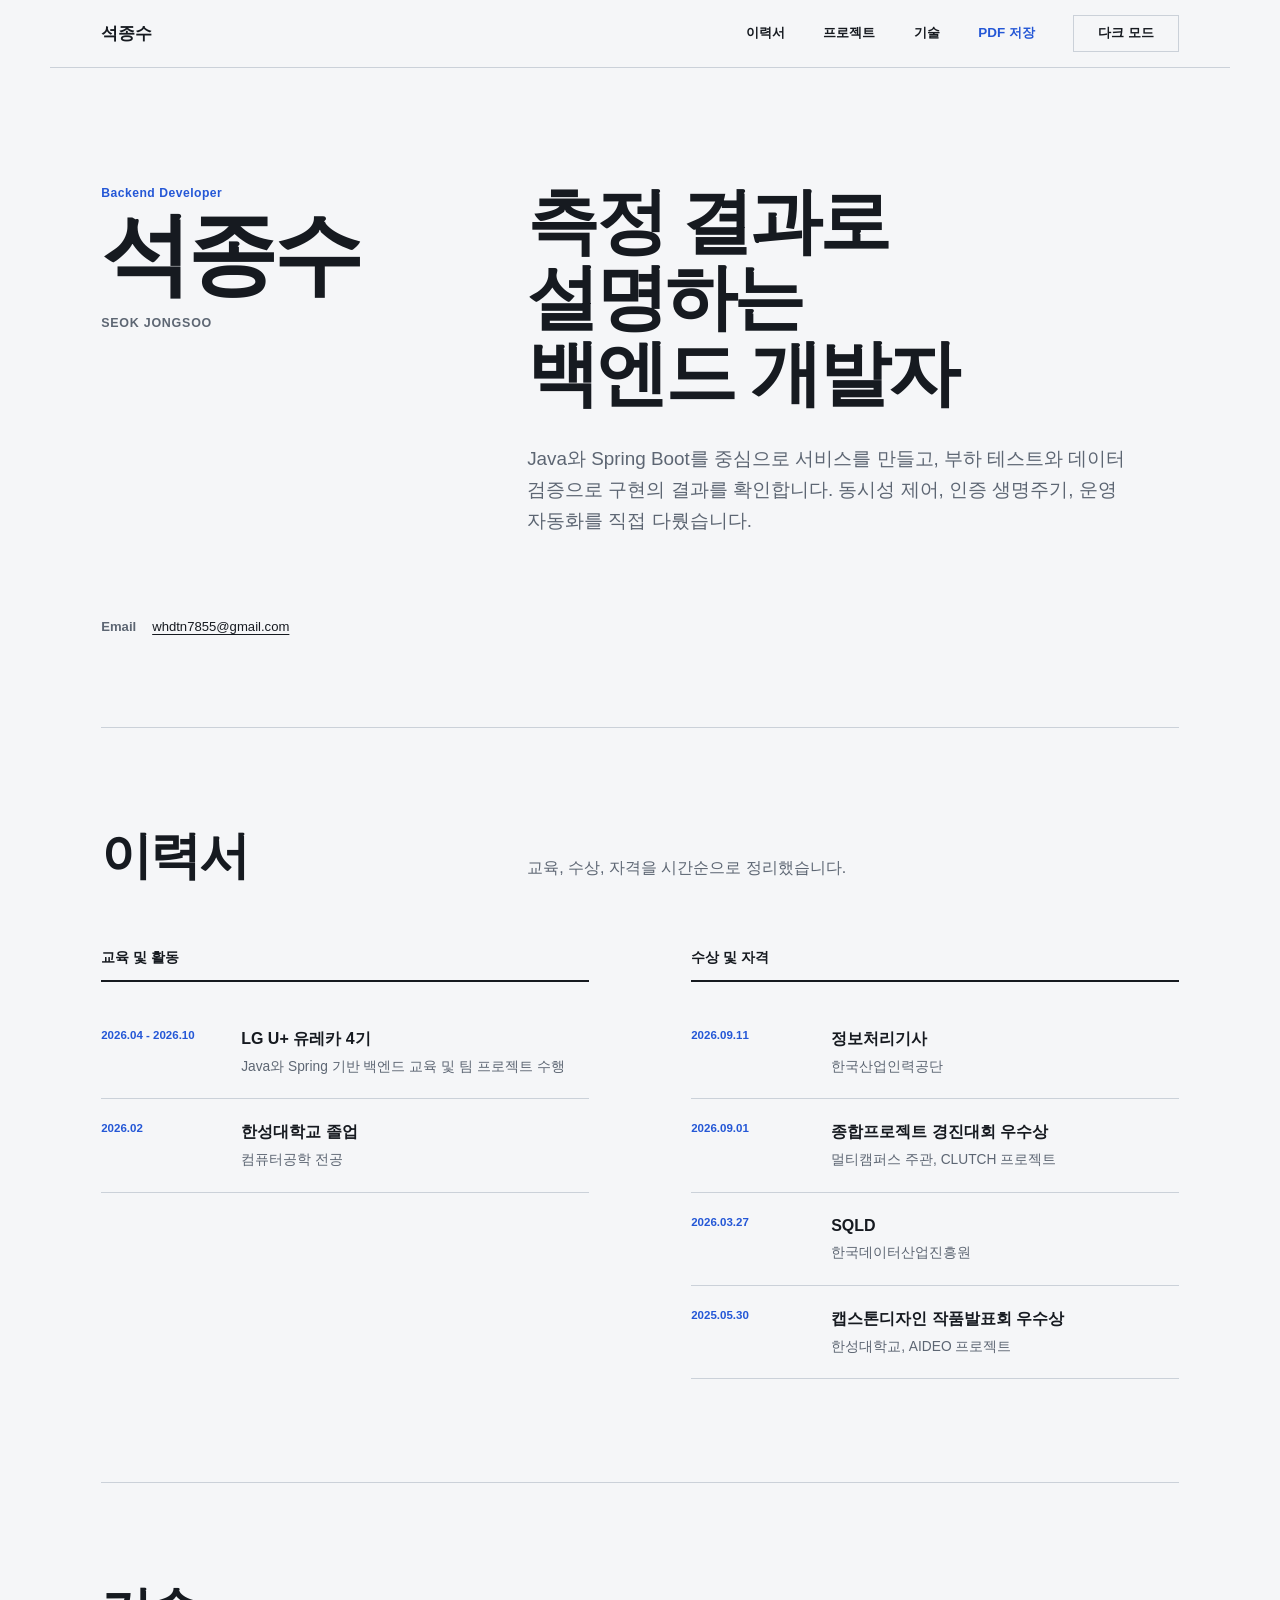
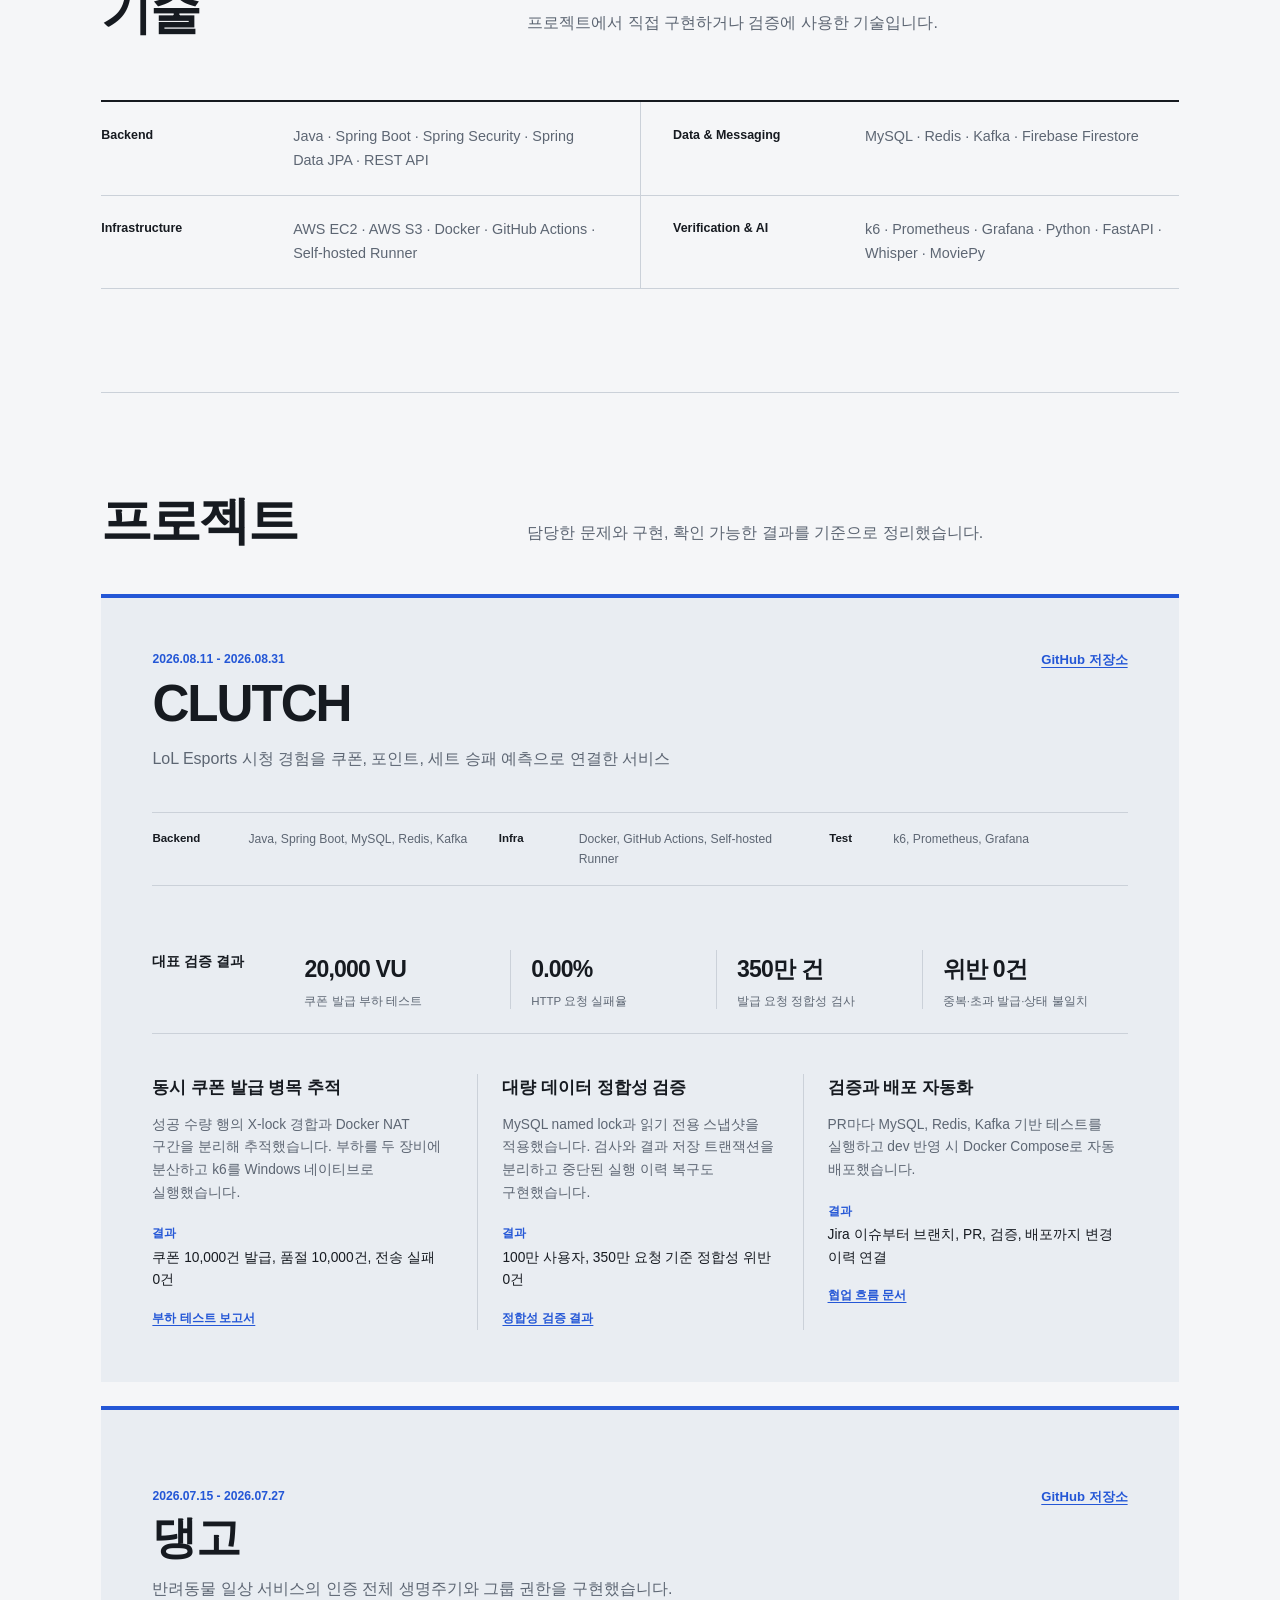
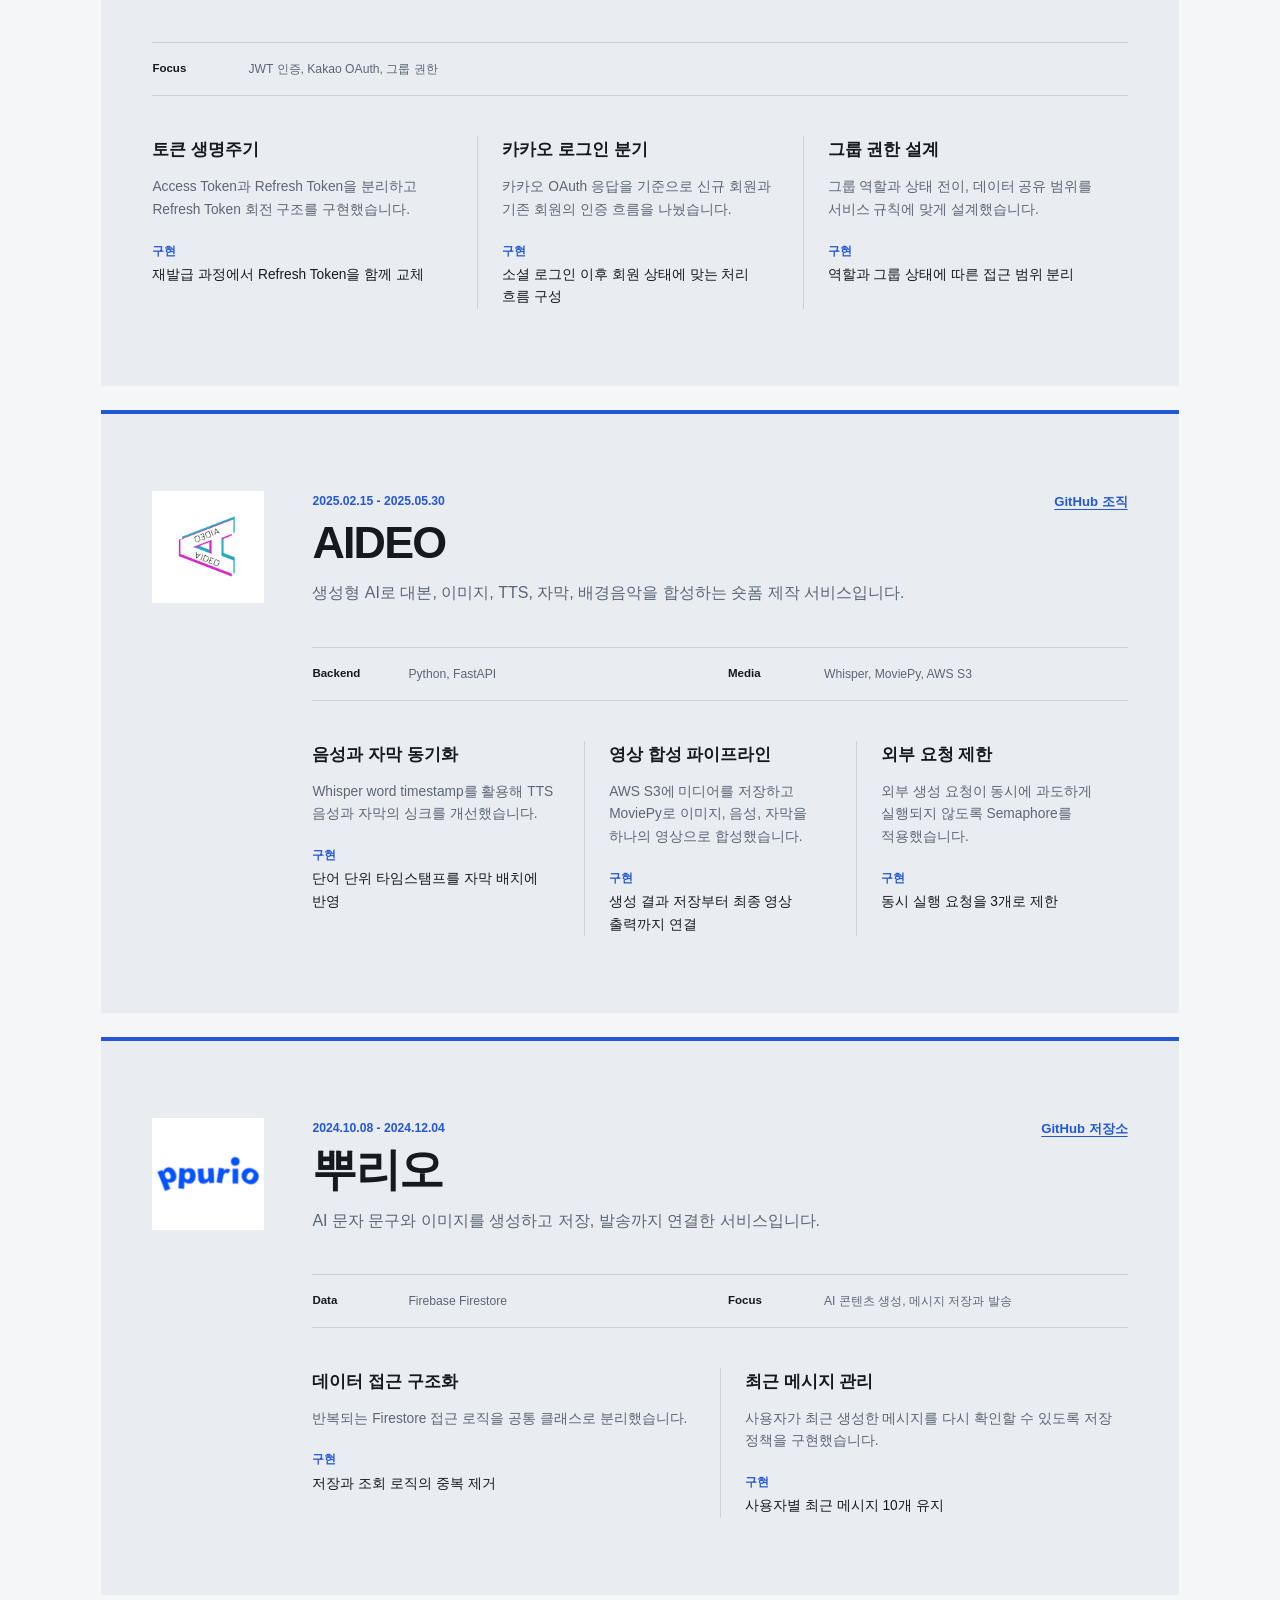
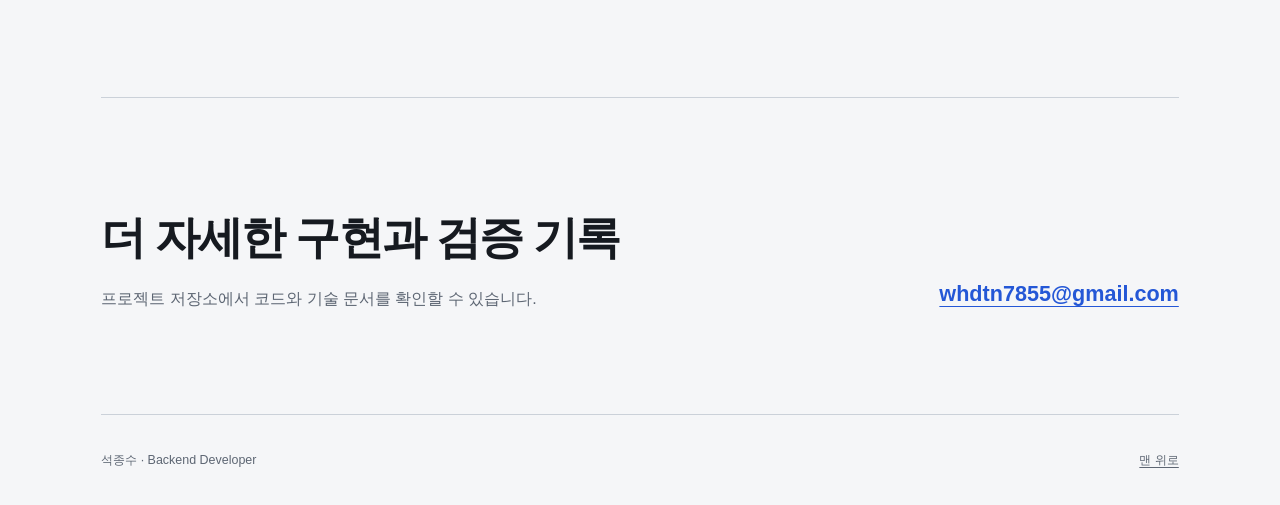
<file: portfolio-v1/index.html>
<!doctype html>
<html lang="ko">
  <head>
    <meta charset="UTF-8" />
    <meta name="viewport" content="width=device-width, initial-scale=1.0" />
    <meta name="description" content="Java와 Spring Boot를 중심으로 동시성, 인증, 데이터 정합성을 검증해 온 백엔드 개발자 석종수의 이력서와 포트폴리오입니다." />
    <meta name="theme-color" content="#f5f6f8" media="(prefers-color-scheme: light)" />
    <meta name="theme-color" content="#111419" media="(prefers-color-scheme: dark)" />
    <title>석종수 | 백엔드 개발자 이력서 · 포트폴리오</title>
    <script>
      try {
        const savedTheme = localStorage.getItem("portfolio-theme");
        if (savedTheme === "light" || savedTheme === "dark") {
          document.documentElement.dataset.theme = savedTheme;
        }
      } catch (error) {
        console.warn("테마 설정을 불러오지 못했습니다.", error);
      }
    </script>
    <link rel="stylesheet" href="styles.css" />
  </head>
  <body>
    <a class="skip-link" href="#main">본문으로 건너뛰기</a>
    <header class="site-header">
      <a class="wordmark" href="#profile" aria-label="프로필로 이동">석종수</a>
      <nav aria-label="주요 메뉴">
        <a href="#resume">이력서</a><a href="#projects">프로젝트</a><a href="#skills">기술</a>
        <button class="print-button" type="button" onclick="window.print()">PDF 저장</button>
        <button class="theme-toggle" id="theme-toggle" type="button" aria-pressed="false">다크 모드</button>
      </nav>
    </header>

    <main id="main">
      <section class="profile" id="profile" aria-labelledby="profile-name">
        <div class="profile-title">
          <p class="role">Backend Developer</p>
          <h1 id="profile-name">석종수</h1>
          <p class="name-en">SEOK JONGSOO</p>
        </div>
        <div class="profile-summary">
          <h2>측정 결과로 설명하는<br />백엔드 개발자</h2>
          <p>Java와 Spring Boot를 중심으로 서비스를 만들고, 부하 테스트와 데이터 검증으로 구현의 결과를 확인합니다. 동시성 제어, 인증 생명주기, 운영 자동화를 직접 다뤘습니다.</p>
        </div>
        <address class="contact-list">
          <span>Email</span><a href="mailto:whdtn7855@gmail.com">whdtn7855@gmail.com</a>
        </address>
      </section>

      <section class="resume" id="resume" aria-labelledby="resume-title">
        <header class="section-heading"><h2 id="resume-title">이력서</h2><p>교육, 수상, 자격을 시간순으로 정리했습니다.</p></header>
        <div class="resume-columns">
          <section class="resume-block">
            <h3>교육 및 활동</h3>
            <article class="history-item"><time datetime="2026-04">2026.04 - 2026.10</time><div><h4>LG U+ 유레카 4기</h4><p>Java와 Spring 기반 백엔드 교육 및 팀 프로젝트 수행</p></div></article>
            <article class="history-item"><time datetime="2026-02">2026.02</time><div><h4>한성대학교 졸업</h4><p>컴퓨터공학 전공</p></div></article>
          </section>
          <section class="resume-block">
            <h3>수상 및 자격</h3>
            <article class="history-item"><time datetime="2026-09-11">2026.09.11</time><div><h4>정보처리기사</h4><p>한국산업인력공단</p></div></article>
            <article class="history-item"><time datetime="2026-09-01">2026.09.01</time><div><h4>종합프로젝트 경진대회 우수상</h4><p>멀티캠퍼스 주관, CLUTCH 프로젝트</p></div></article>
            <article class="history-item"><time datetime="2026-03-27">2026.03.27</time><div><h4>SQLD</h4><p>한국데이터산업진흥원</p></div></article>
            <article class="history-item"><time datetime="2025-05-30">2025.05.30</time><div><h4>캡스톤디자인 작품발표회 우수상</h4><p>한성대학교, AIDEO 프로젝트</p></div></article>
          </section>
        </div>
      </section>

      <section class="skills" id="skills" aria-labelledby="skills-title">
        <header class="section-heading"><h2 id="skills-title">기술</h2><p>프로젝트에서 직접 구현하거나 검증에 사용한 기술입니다.</p></header>
        <div class="skill-list">
          <section><h3>Backend</h3><p>Java · Spring Boot · Spring Security · Spring Data JPA · REST API</p></section>
          <section><h3>Data & Messaging</h3><p>MySQL · Redis · Kafka · Firebase Firestore</p></section>
          <section><h3>Infrastructure</h3><p>AWS EC2 · AWS S3 · Docker · GitHub Actions · Self-hosted Runner</p></section>
          <section><h3>Verification & AI</h3><p>k6 · Prometheus · Grafana · Python · FastAPI · Whisper · MoviePy</p></section>
        </div>
      </section>

      <section class="projects" id="projects" aria-labelledby="projects-title">
        <header class="section-heading project-intro"><h2 id="projects-title">프로젝트</h2><p>담당한 문제와 구현, 확인 가능한 결과를 기준으로 정리했습니다.</p></header>
        <article class="project project-featured">
          <header class="project-header">
            <div><p class="project-period">2026.08.11 - 2026.08.31</p><h3>CLUTCH</h3><p>LoL Esports 시청 경험을 쿠폰, 포인트, 세트 승패 예측으로 연결한 서비스</p></div>
            <a href="https://github.com/seok-cess/Clutch-BE" target="_blank" rel="noreferrer">GitHub 저장소</a>
          </header>
          <div class="project-facts" aria-label="CLUTCH 사용 기술">
            <strong>Backend</strong><span>Java, Spring Boot, MySQL, Redis, Kafka</span><strong>Infra</strong><span>Docker, GitHub Actions, Self-hosted Runner</span><strong>Test</strong><span>k6, Prometheus, Grafana</span>
          </div>
          <section class="project-proof" aria-labelledby="clutch-proof-title">
            <h4 id="clutch-proof-title">대표 검증 결과</h4>
            <dl>
              <div><dt>20,000 VU</dt><dd>쿠폰 발급 부하 테스트</dd></div>
              <div><dt>0.00%</dt><dd>HTTP 요청 실패율</dd></div>
              <div><dt>350만 건</dt><dd>발급 요청 정합성 검사</dd></div>
              <div><dt>위반 0건</dt><dd>중복·초과 발급·상태 불일치</dd></div>
            </dl>
          </section>
          <div class="case-list">
            <section><h4>동시 쿠폰 발급 병목 추적</h4><p>성공 수량 행의 X-lock 경합과 Docker NAT 구간을 분리해 추적했습니다. 부하를 두 장비에 분산하고 k6를 Windows 네이티브로 실행했습니다.</p><p class="result"><strong>결과</strong> 쿠폰 10,000건 발급, 품절 10,000건, 전송 실패 0건</p><a href="https://github.com/seok-cess/Clutch-BE/blob/dev/docs/07-verification/results/2026-08-30-coupon-20000-vu-load-test.md" target="_blank" rel="noreferrer">부하 테스트 보고서</a></section>
            <section><h4>대량 데이터 정합성 검증</h4><p>MySQL named lock과 읽기 전용 스냅샷을 적용했습니다. 검사와 결과 저장 트랜잭션을 분리하고 중단된 실행 이력 복구도 구현했습니다.</p><p class="result"><strong>결과</strong> 100만 사용자, 350만 요청 기준 정합성 위반 0건</p><a href="https://github.com/seok-cess/Clutch-BE/blob/dev/docs/07-verification/results/2026-08-26-coupon-integrity.md" target="_blank" rel="noreferrer">정합성 검증 결과</a></section>
            <section><h4>검증과 배포 자동화</h4><p>PR마다 MySQL, Redis, Kafka 기반 테스트를 실행하고 dev 반영 시 Docker Compose로 자동 배포했습니다.</p><p class="result"><strong>결과</strong> Jira 이슈부터 브랜치, PR, 검증, 배포까지 변경 이력 연결</p><a href="https://github.com/seok-cess/Clutch-BE/blob/dev/docs/04-conventions/jira-github-workflow.md" target="_blank" rel="noreferrer">협업 흐름 문서</a></section>
          </div>
        </article>

        <div class="other-projects">
          <article class="project project-detail">
            <header class="project-header">
              <div><p class="project-period">2026.07.15 - 2026.07.27</p><h3>댕고</h3><p>반려동물 일상 서비스의 인증 전체 생명주기와 그룹 권한을 구현했습니다.</p></div>
              <a href="https://github.com/meongkk/daenggo-BE" target="_blank" rel="noreferrer">GitHub 저장소</a>
            </header>
            <div class="project-facts compact-facts" aria-label="댕고 구현 범위"><strong>Focus</strong><span>JWT 인증, Kakao OAuth, 그룹 권한</span></div>
            <div class="case-list">
              <section><h4>토큰 생명주기</h4><p>Access Token과 Refresh Token을 분리하고 Refresh Token 회전 구조를 구현했습니다.</p><p class="result"><strong>구현</strong> 재발급 과정에서 Refresh Token을 함께 교체</p></section>
              <section><h4>카카오 로그인 분기</h4><p>카카오 OAuth 응답을 기준으로 신규 회원과 기존 회원의 인증 흐름을 나눴습니다.</p><p class="result"><strong>구현</strong> 소셜 로그인 이후 회원 상태에 맞는 처리 흐름 구성</p></section>
              <section><h4>그룹 권한 설계</h4><p>그룹 역할과 상태 전이, 데이터 공유 범위를 서비스 규칙에 맞게 설계했습니다.</p><p class="result"><strong>구현</strong> 역할과 그룹 상태에 따른 접근 범위 분리</p></section>
            </div>
          </article>

          <article class="project project-detail project-with-mark">
            <img class="project-mark" src="assets/aideo.png" alt="AIDEO 프로젝트 로고" width="260" height="327" loading="lazy" />
            <div>
              <header class="project-header">
                <div><p class="project-period">2025.02.15 - 2025.05.30</p><h3>AIDEO</h3><p>생성형 AI로 대본, 이미지, TTS, 자막, 배경음악을 합성하는 숏폼 제작 서비스입니다.</p></div>
                <a href="https://github.com/ComPyeong-Capstone" target="_blank" rel="noreferrer">GitHub 조직</a>
              </header>
              <div class="project-facts compact-facts" aria-label="AIDEO 사용 기술"><strong>Backend</strong><span>Python, FastAPI</span><strong>Media</strong><span>Whisper, MoviePy, AWS S3</span></div>
              <div class="case-list">
                <section><h4>음성과 자막 동기화</h4><p>Whisper word timestamp를 활용해 TTS 음성과 자막의 싱크를 개선했습니다.</p><p class="result"><strong>구현</strong> 단어 단위 타임스탬프를 자막 배치에 반영</p></section>
                <section><h4>영상 합성 파이프라인</h4><p>AWS S3에 미디어를 저장하고 MoviePy로 이미지, 음성, 자막을 하나의 영상으로 합성했습니다.</p><p class="result"><strong>구현</strong> 생성 결과 저장부터 최종 영상 출력까지 연결</p></section>
                <section><h4>외부 요청 제한</h4><p>외부 생성 요청이 동시에 과도하게 실행되지 않도록 Semaphore를 적용했습니다.</p><p class="result"><strong>구현</strong> 동시 실행 요청을 3개로 제한</p></section>
              </div>
            </div>
          </article>

          <article class="project project-detail project-with-mark">
            <img class="project-mark" src="assets/ppurio.png" alt="뿌리오 프로젝트 로고" width="512" height="512" loading="lazy" />
            <div>
              <header class="project-header">
                <div><p class="project-period">2024.10.08 - 2024.12.04</p><h3>뿌리오</h3><p>AI 문자 문구와 이미지를 생성하고 저장, 발송까지 연결한 서비스입니다.</p></div>
                <a href="https://github.com/CodingPing-PreCapstone/Coding-Ping-Webpage" target="_blank" rel="noreferrer">GitHub 저장소</a>
              </header>
              <div class="project-facts compact-facts" aria-label="뿌리오 구현 범위"><strong>Data</strong><span>Firebase Firestore</span><strong>Focus</strong><span>AI 콘텐츠 생성, 메시지 저장과 발송</span></div>
              <div class="case-list two-cases">
                <section><h4>데이터 접근 구조화</h4><p>반복되는 Firestore 접근 로직을 공통 클래스로 분리했습니다.</p><p class="result"><strong>구현</strong> 저장과 조회 로직의 중복 제거</p></section>
                <section><h4>최근 메시지 관리</h4><p>사용자가 최근 생성한 메시지를 다시 확인할 수 있도록 저장 정책을 구현했습니다.</p><p class="result"><strong>구현</strong> 사용자별 최근 메시지 10개 유지</p></section>
              </div>
            </div>
          </article>
        </div>
      </section>

      <section class="closing" aria-labelledby="closing-title"><div><h2 id="closing-title">더 자세한 구현과 검증 기록</h2><p>프로젝트 저장소에서 코드와 기술 문서를 확인할 수 있습니다.</p></div><a href="mailto:whdtn7855@gmail.com">whdtn7855@gmail.com</a></section>
    </main>
    <footer><span>석종수 · Backend Developer</span><a href="#profile">맨 위로</a></footer>
    <script src="script.js"></script>
  </body>
</html>
</file>
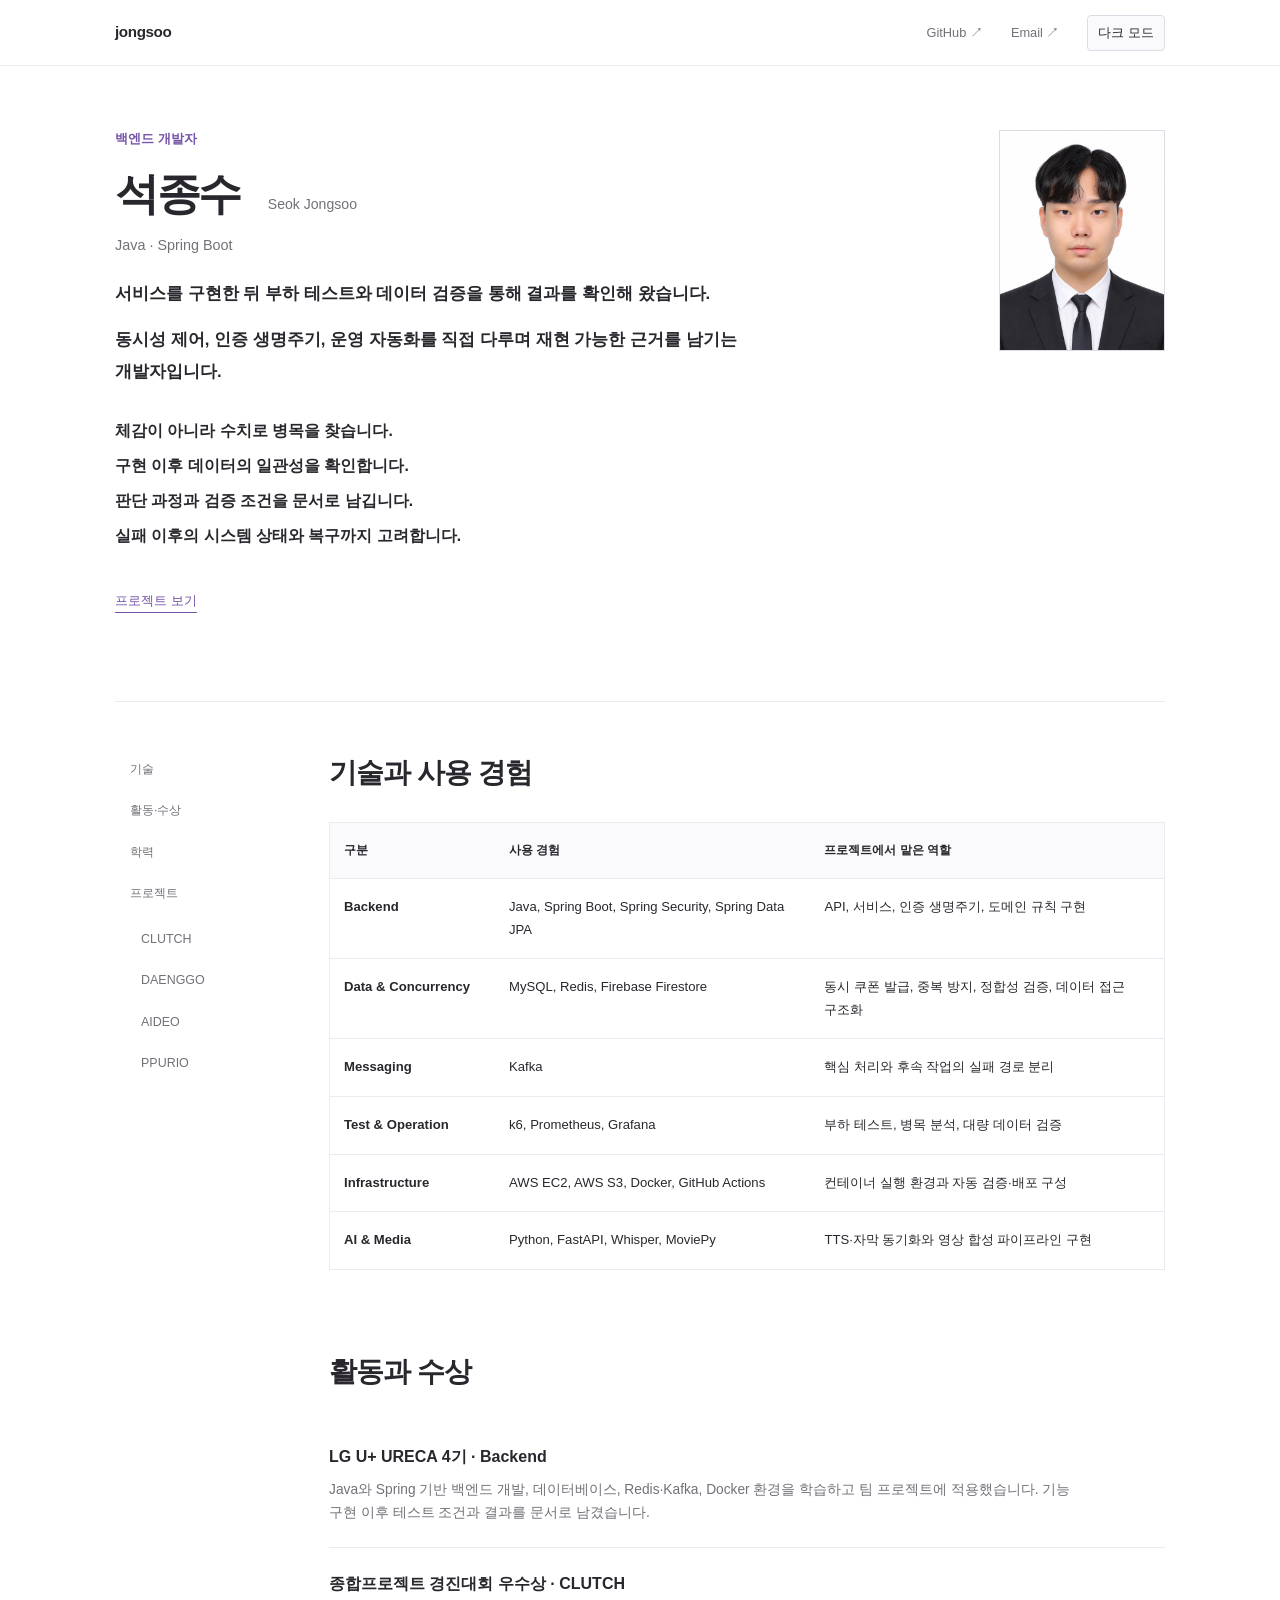
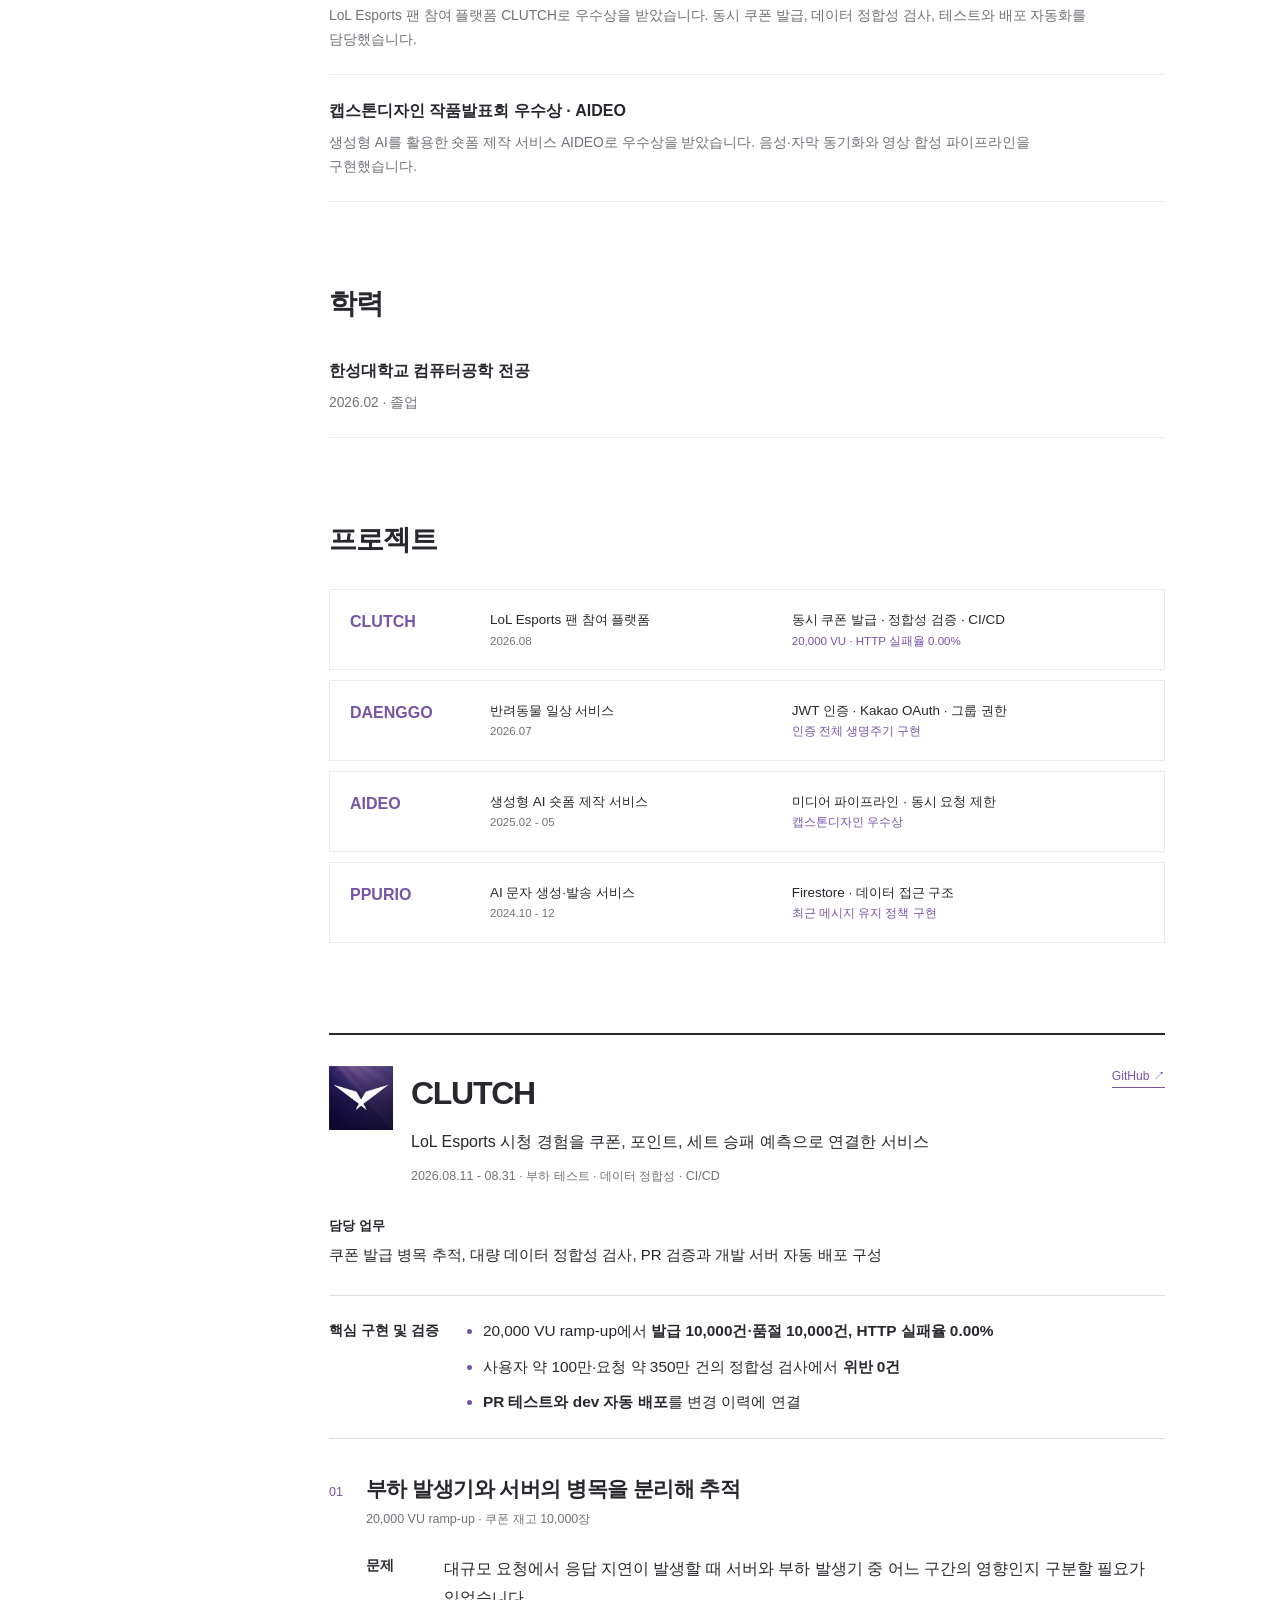
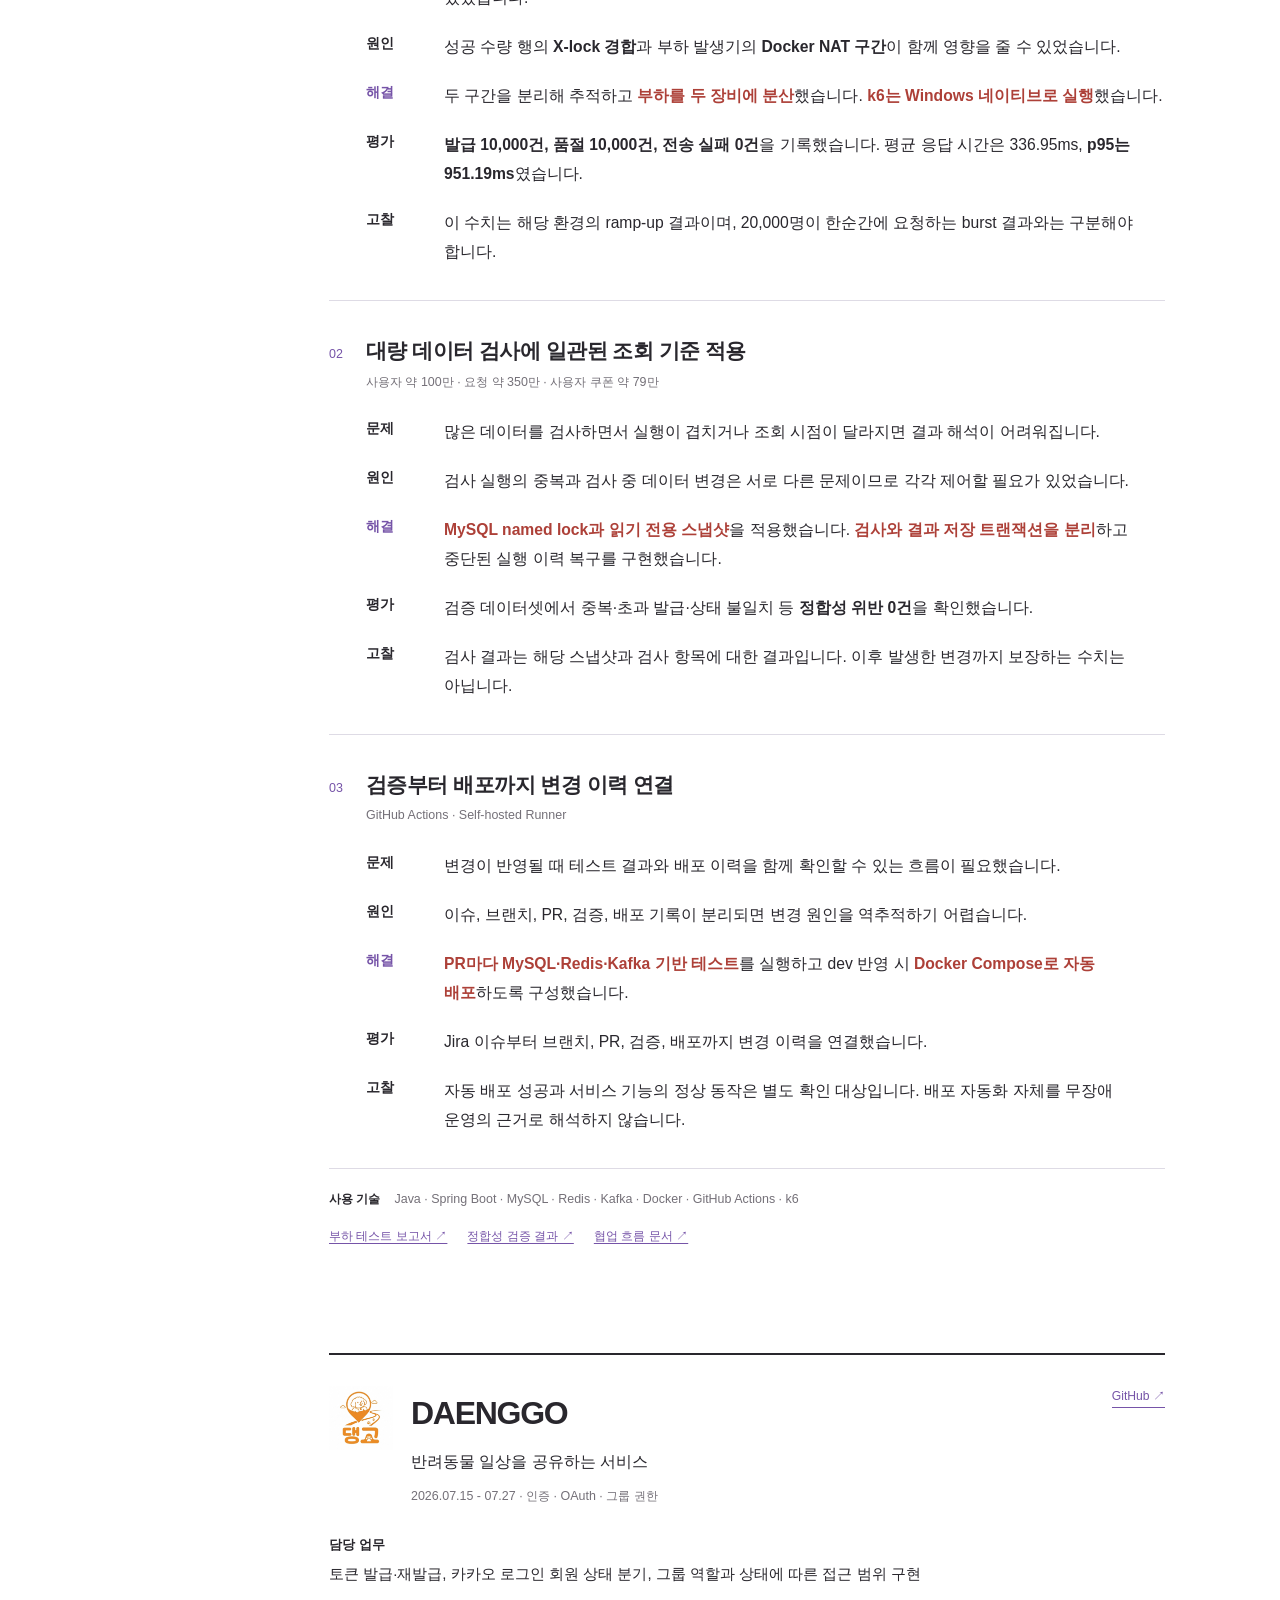
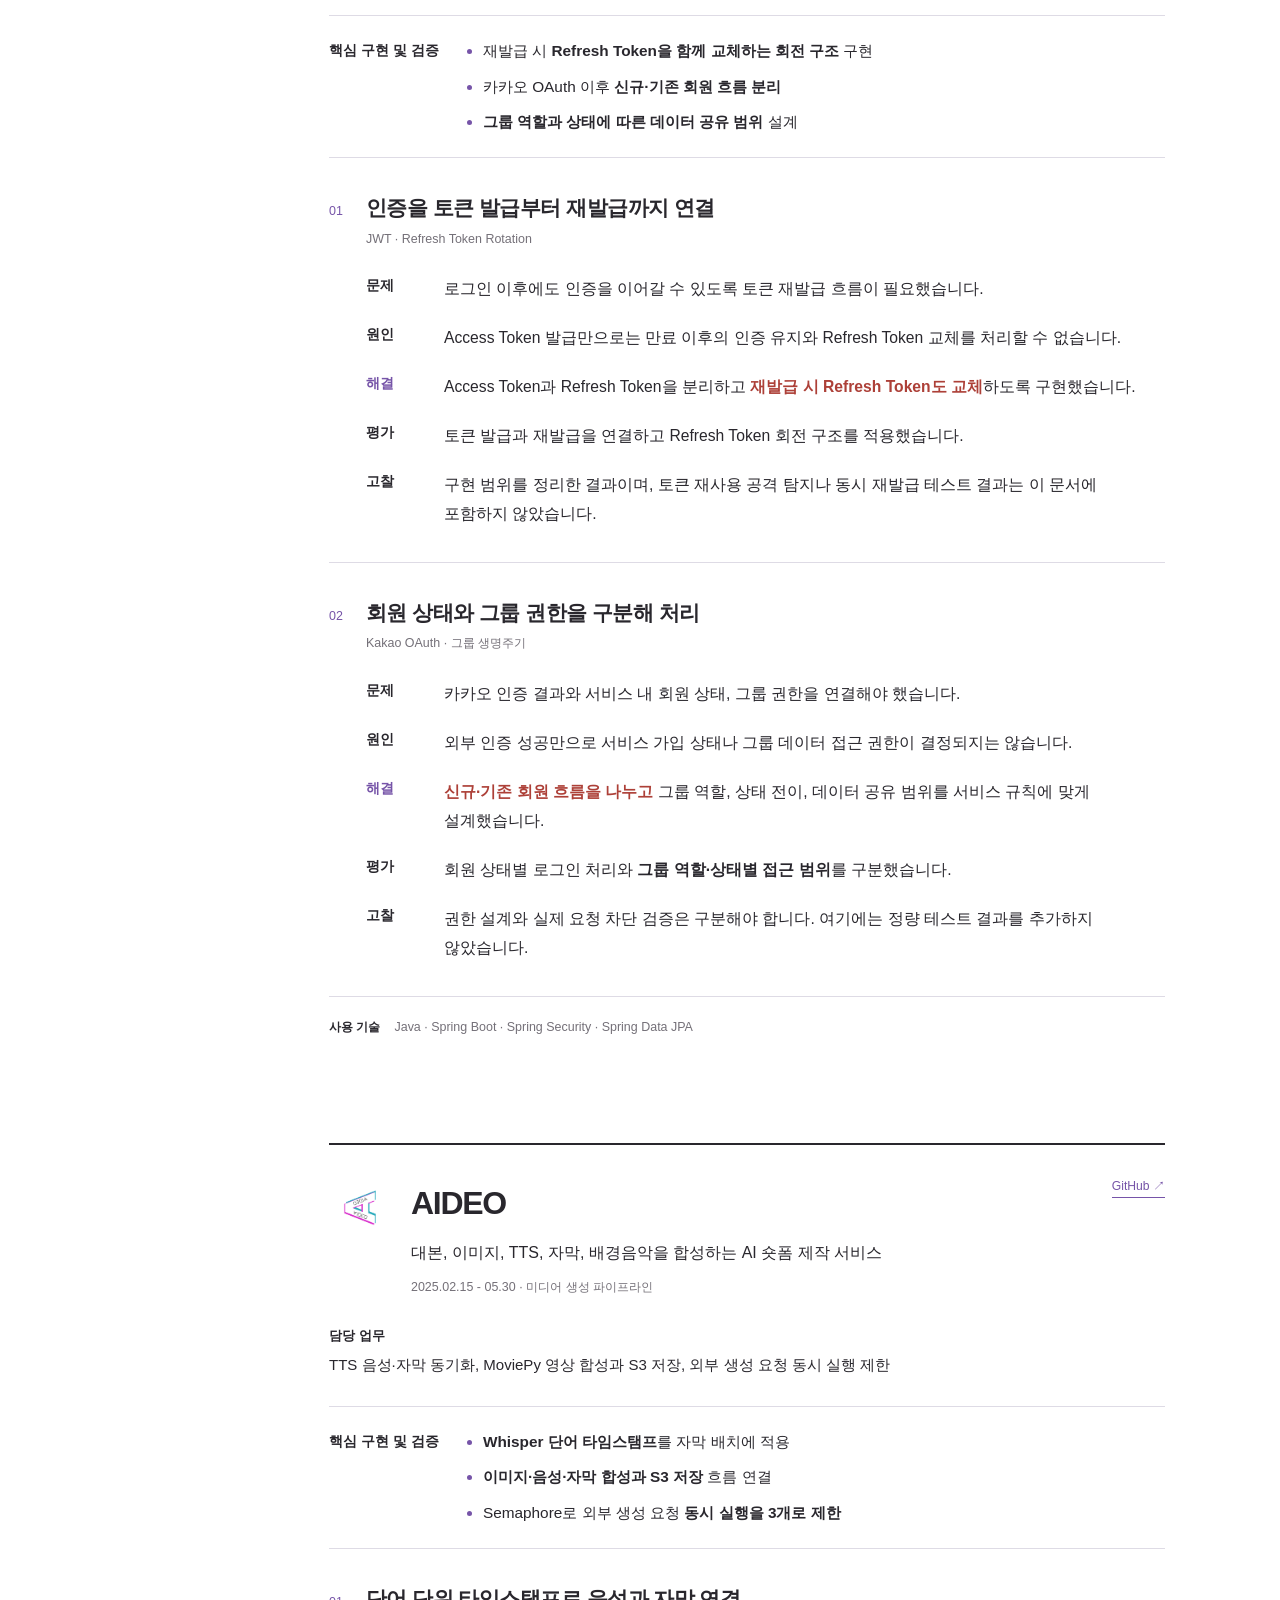
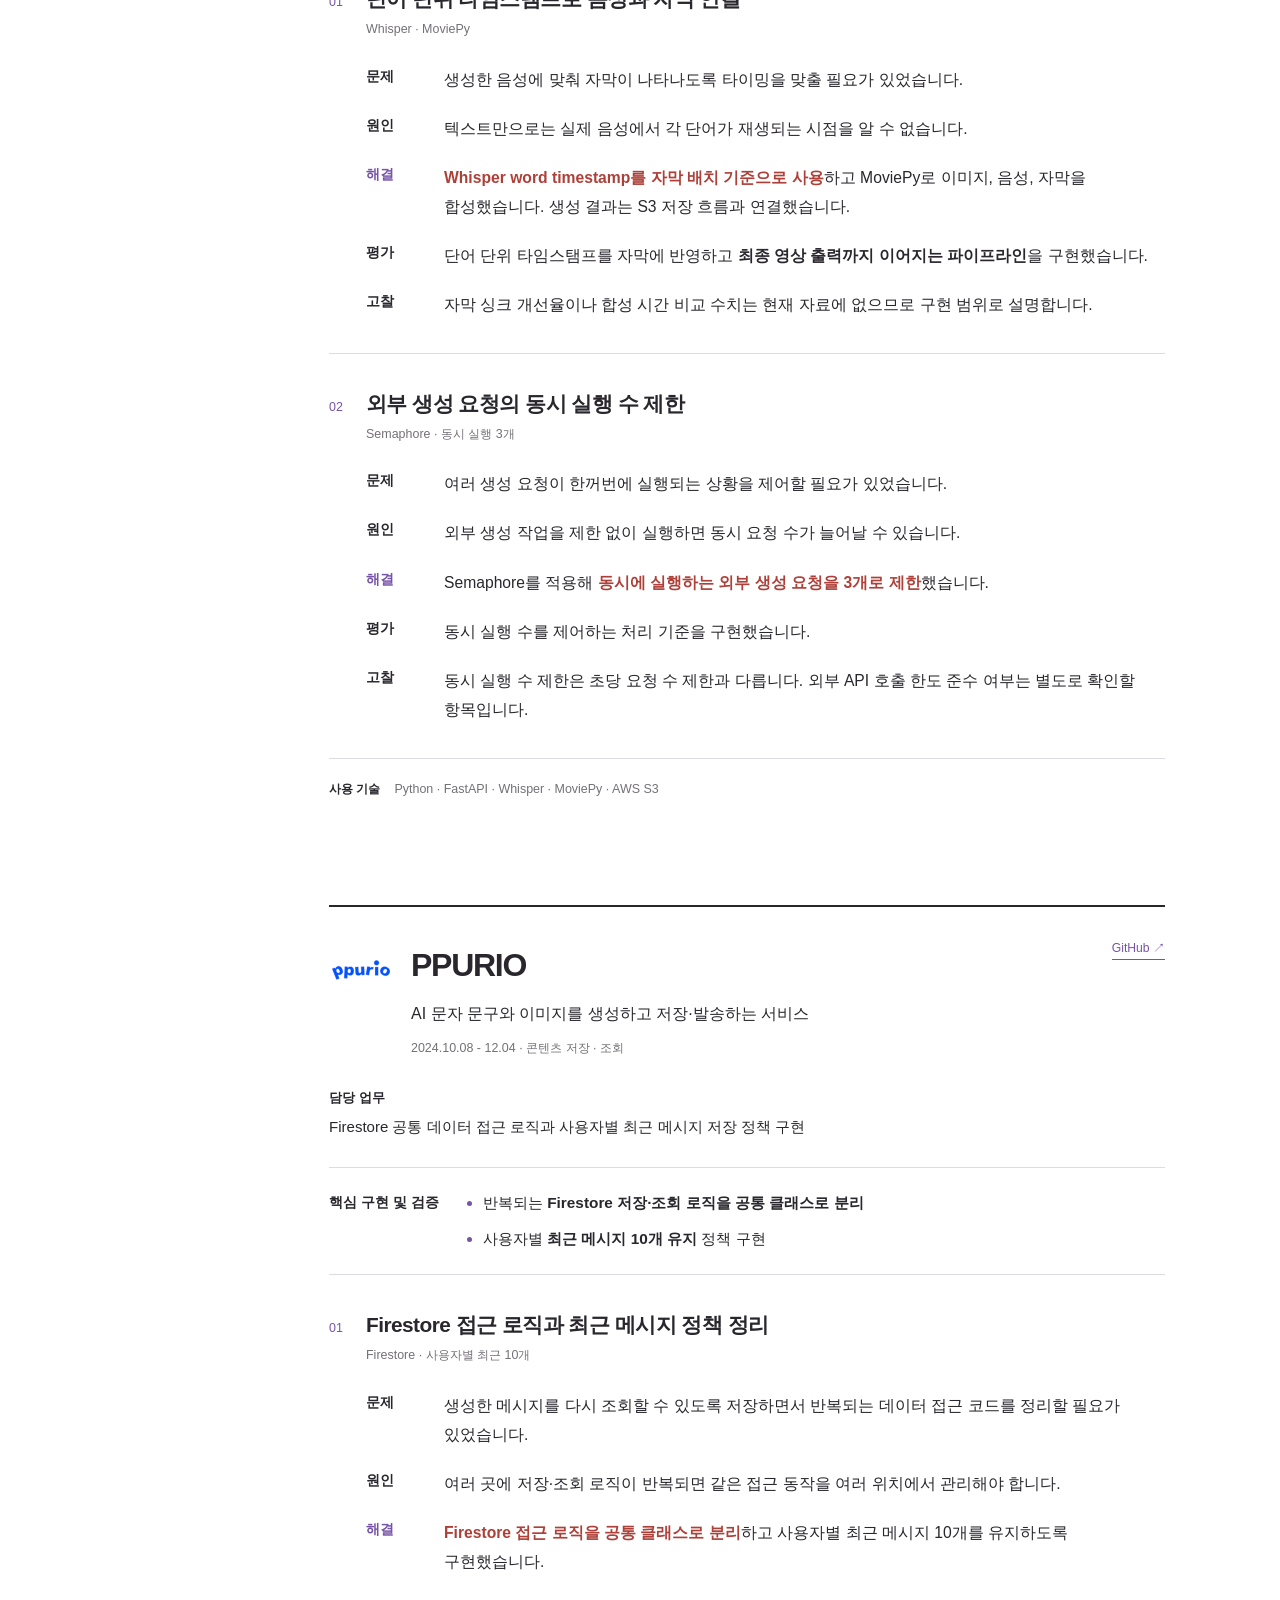
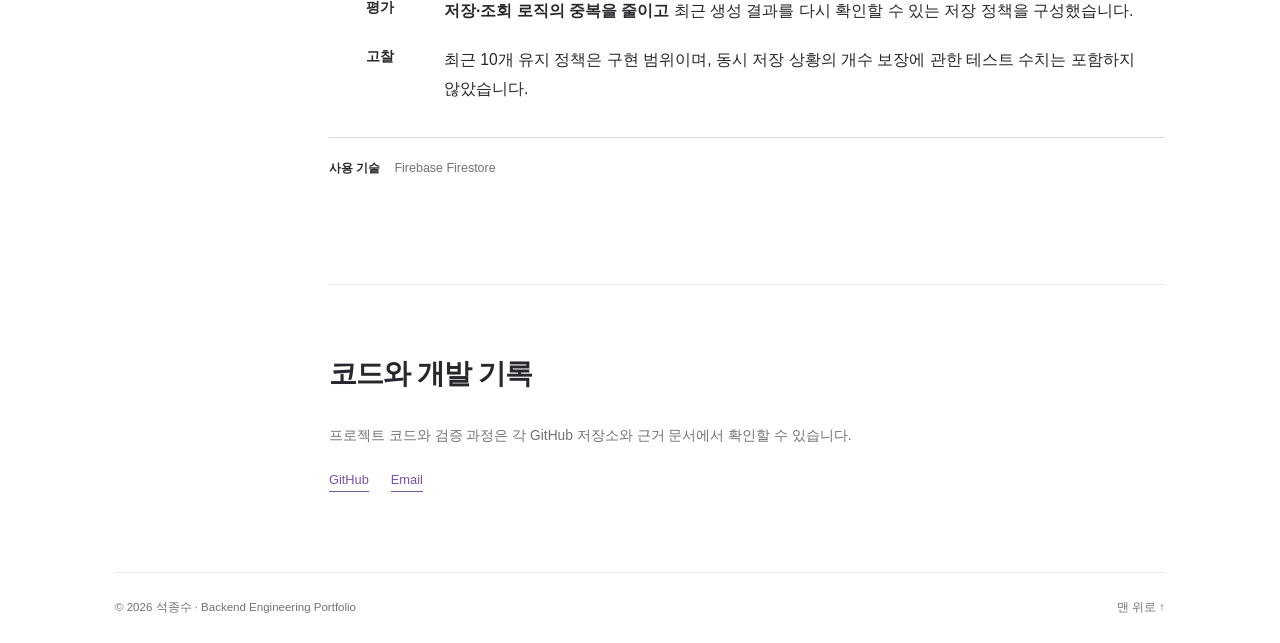
<file: portfolio-v2/index.html>
<!doctype html>
<html lang="ko">
<head>
  <meta charset="UTF-8"><meta name="viewport" content="width=device-width, initial-scale=1.0">
  <meta name="description" content="Java와 Spring Boot를 중심으로 동시성, 인증, 데이터 정합성을 검증해 온 백엔드 개발자 석종수의 포트폴리오입니다.">
  <meta name="theme-color" content="#ffffff"><title>석종수 | Backend Engineering Portfolio</title>
  <script>
    (() => {
      let saved;
      try { saved = localStorage.getItem('portfolio-v2-theme'); } catch {}
      const theme = saved === 'dark' || saved === 'light'
        ? saved : (matchMedia('(prefers-color-scheme: dark)').matches ? 'dark' : 'light');
      document.documentElement.dataset.theme = theme;
      document.querySelector('meta[name="theme-color"]').content = theme === 'dark' ? '#17161c' : '#ffffff';
    })();
  </script>
  <link rel="stylesheet" href="styles.css?v=20260916-1">
</head>
<body>
  <a class="skip-link" href="#content">본문으로 바로가기</a>
  <header class="site-header"><a class="brand" href="#top">jongsoo</a><nav aria-label="외부 링크 및 화면 설정"><a href="https://github.com/seok-cess/Clutch-BE" target="_blank" rel="noreferrer">GitHub ↗</a><a href="mailto:whdtn7855@gmail.com">Email ↗</a><button class="theme-toggle" id="theme-toggle" type="button" aria-label="다크 모드" aria-pressed="false">다크 모드</button></nav></header>

  <section class="hero" id="top" aria-labelledby="hero-name">
    <div class="hero-copy">
      <p class="accent-text">백엔드 개발자</p>
      <div class="name-row"><h1 id="hero-name">석종수</h1><span>Seok Jongsoo</span></div>
      <p class="stack-line">Java · Spring Boot</p>
      <div class="introduction"><p>서비스를 구현한 뒤 부하 테스트와 데이터 검증을 통해 결과를 확인해 왔습니다.</p><p>동시성 제어, 인증 생명주기, 운영 자동화를 직접 다루며 재현 가능한 근거를 남기는 개발자입니다.</p></div>
      <ul class="principles"><li>체감이 아니라 수치로 병목을 찾습니다.</li><li>구현 이후 데이터의 일관성을 확인합니다.</li><li>판단 과정과 검증 조건을 문서로 남깁니다.</li><li>실패 이후의 시스템 상태와 복구까지 고려합니다.</li></ul>
      <a class="project-jump" href="#projects">프로젝트 보기</a>
    </div>
    <div class="portrait-placeholder"><img src="../assets/profile.jpg" alt="검정색 정장을 입은 석종수의 프로필 사진" width="1106" height="1422" /></div>
  </section>

  <div class="page-layout" id="content">
    <nav class="section-nav" aria-label="페이지 목차">
      <a href="#skills">기술</a><a href="#activity">활동·수상</a><a href="#education">학력</a><a href="#projects">프로젝트</a>
      <div class="project-nav"><a href="#clutch">CLUTCH</a><a href="#daenggo">DAENGGO</a><a href="#aideo">AIDEO</a><a href="#ppurio">PPURIO</a></div>
    </nav>

    <main class="main-content">
      <section class="content-section" id="skills" aria-labelledby="skills-title">
        <h2 id="skills-title">기술과 사용 경험</h2>
        <div class="table-wrap"><table><thead><tr><th>구분</th><th>사용 경험</th><th>프로젝트에서 맡은 역할</th></tr></thead><tbody>
          <tr><th>Backend</th><td>Java, Spring Boot, Spring Security, Spring Data JPA</td><td>API, 서비스, 인증 생명주기, 도메인 규칙 구현</td></tr>
          <tr><th>Data & Concurrency</th><td>MySQL, Redis, Firebase Firestore</td><td>동시 쿠폰 발급, 중복 방지, 정합성 검증, 데이터 접근 구조화</td></tr>
          <tr><th>Messaging</th><td>Kafka</td><td>핵심 처리와 후속 작업의 실패 경로 분리</td></tr>
          <tr><th>Test & Operation</th><td>k6, Prometheus, Grafana</td><td>부하 테스트, 병목 분석, 대량 데이터 검증</td></tr>
          <tr><th>Infrastructure</th><td>AWS EC2, AWS S3, Docker, GitHub Actions</td><td>컨테이너 실행 환경과 자동 검증·배포 구성</td></tr>
          <tr><th>AI & Media</th><td>Python, FastAPI, Whisper, MoviePy</td><td>TTS·자막 동기화와 영상 합성 파이프라인 구현</td></tr>
        </tbody></table></div>
      </section>

      <section class="content-section" id="activity" aria-labelledby="activity-title"><h2 id="activity-title">활동과 수상</h2>
        <article class="simple-entry"><h3>LG U+ URECA 4기 · Backend</h3><p>Java와 Spring 기반 백엔드 개발, 데이터베이스, Redis·Kafka, Docker 환경을 학습하고 팀 프로젝트에 적용했습니다. 기능 구현 이후 테스트 조건과 결과를 문서로 남겼습니다.</p></article>
        <article class="simple-entry"><h3>종합프로젝트 경진대회 우수상 · CLUTCH</h3><p>LoL Esports 팬 참여 플랫폼 CLUTCH로 우수상을 받았습니다. 동시 쿠폰 발급, 데이터 정합성 검사, 테스트와 배포 자동화를 담당했습니다.</p></article>
        <article class="simple-entry"><h3>캡스톤디자인 작품발표회 우수상 · AIDEO</h3><p>생성형 AI를 활용한 숏폼 제작 서비스 AIDEO로 우수상을 받았습니다. 음성·자막 동기화와 영상 합성 파이프라인을 구현했습니다.</p></article>
      </section>

      <section class="content-section" id="education" aria-labelledby="education-title"><h2 id="education-title">학력</h2><article class="simple-entry education-entry"><h3>한성대학교 컴퓨터공학 전공</h3><p>2026.02 · 졸업</p></article></section>

      <section class="content-section projects-section" id="projects" aria-labelledby="projects-title"><h2 id="projects-title">프로젝트</h2>
        <div class="project-overview">
          <a href="#clutch"><strong>CLUTCH</strong><span>LoL Esports 팬 참여 플랫폼</span><span>동시 쿠폰 발급 · 정합성 검증 · CI/CD</span><small>2026.08</small><em>20,000 VU · HTTP 실패율 0.00%</em></a>
          <a href="#daenggo"><strong>DAENGGO</strong><span>반려동물 일상 서비스</span><span>JWT 인증 · Kakao OAuth · 그룹 권한</span><small>2026.07</small><em>인증 전체 생명주기 구현</em></a>
          <a href="#aideo"><strong>AIDEO</strong><span>생성형 AI 숏폼 제작 서비스</span><span>미디어 파이프라인 · 동시 요청 제한</span><small>2025.02 - 05</small><em>캡스톤디자인 우수상</em></a>
          <a href="#ppurio"><strong>PPURIO</strong><span>AI 문자 생성·발송 서비스</span><span>Firestore · 데이터 접근 구조</span><small>2024.10 - 12</small><em>최근 메시지 유지 정책 구현</em></a>
        </div>
      </section>

      <article class="project-document case-document" id="clutch" aria-labelledby="clutch-title">
        <header class="project-header">
          <img class="case-logo" src="../assets/clutch.png" width="64" height="64" alt="CLUTCH 로고" loading="lazy">
          <div class="project-heading"><h2 id="clutch-title">CLUTCH</h2><p class="case-description">LoL Esports 시청 경험을 쿠폰, 포인트, 세트 승패 예측으로 연결한 서비스</p><p class="case-meta">2026.08.11 - 08.31 · 부하 테스트 · 데이터 정합성 · CI/CD</p></div>
          <a href="https://github.com/seok-cess/Clutch-BE" target="_blank" rel="noreferrer">GitHub ↗</a>
        </header>
        <p class="responsibility"><strong>담당 업무</strong>쿠폰 발급 병목 추적, 대량 데이터 정합성 검사, PR 검증과 개발 서버 자동 배포 구성</p>
        <section class="key-results" aria-label="CLUTCH 핵심 구현 및 검증"><h3>핵심 구현 및 검증</h3><ul><li>20,000 VU ramp-up에서 <strong>발급 10,000건·품절 10,000건, HTTP 실패율 0.00%</strong></li><li>사용자 약 100만·요청 약 350만 건의 정합성 검사에서 <strong>위반 0건</strong></li><li><strong>PR 테스트와 dev 자동 배포</strong>를 변경 이력에 연결</li></ul></section>
        <div class="case-list">
          <section class="project-case" aria-labelledby="clutch-case-1">
            <header class="case-heading"><span aria-hidden="true">01</span><div><h3 id="clutch-case-1">부하 발생기와 서버의 병목을 분리해 추적</h3><p>20,000 VU ramp-up · 쿠폰 재고 10,000장</p></div></header>
            <dl class="case-stages"><div><dt>문제</dt><dd>대규모 요청에서 응답 지연이 발생할 때 서버와 부하 발생기 중 어느 구간의 영향인지 구분할 필요가 있었습니다.</dd></div><div><dt>원인</dt><dd>성공 수량 행의 <strong>X-lock 경합</strong>과 부하 발생기의 <strong>Docker NAT 구간</strong>이 함께 영향을 줄 수 있었습니다.</dd></div><div class="solution"><dt>해결</dt><dd>두 구간을 분리해 추적하고 <strong>부하를 두 장비에 분산</strong>했습니다. <strong>k6는 Windows 네이티브로 실행</strong>했습니다.</dd></div><div><dt>평가</dt><dd><strong>발급 10,000건, 품절 10,000건, 전송 실패 0건</strong>을 기록했습니다. 평균 응답 시간은 336.95ms, <strong>p95는 951.19ms</strong>였습니다.</dd></div><div><dt>고찰</dt><dd>이 수치는 해당 환경의 ramp-up 결과이며, 20,000명이 한순간에 요청하는 burst 결과와는 구분해야 합니다.</dd></div></dl>
          </section>
          <section class="project-case" aria-labelledby="clutch-case-2">
            <header class="case-heading"><span aria-hidden="true">02</span><div><h3 id="clutch-case-2">대량 데이터 검사에 일관된 조회 기준 적용</h3><p>사용자 약 100만 · 요청 약 350만 · 사용자 쿠폰 약 79만</p></div></header>
            <dl class="case-stages"><div><dt>문제</dt><dd>많은 데이터를 검사하면서 실행이 겹치거나 조회 시점이 달라지면 결과 해석이 어려워집니다.</dd></div><div><dt>원인</dt><dd>검사 실행의 중복과 검사 중 데이터 변경은 서로 다른 문제이므로 각각 제어할 필요가 있었습니다.</dd></div><div class="solution"><dt>해결</dt><dd><strong>MySQL named lock과 읽기 전용 스냅샷</strong>을 적용했습니다. <strong>검사와 결과 저장 트랜잭션을 분리</strong>하고 중단된 실행 이력 복구를 구현했습니다.</dd></div><div><dt>평가</dt><dd>검증 데이터셋에서 중복·초과 발급·상태 불일치 등 <strong>정합성 위반 0건</strong>을 확인했습니다.</dd></div><div><dt>고찰</dt><dd>검사 결과는 해당 스냅샷과 검사 항목에 대한 결과입니다. 이후 발생한 변경까지 보장하는 수치는 아닙니다.</dd></div></dl>
          </section>
          <section class="project-case" aria-labelledby="clutch-case-3">
            <header class="case-heading"><span aria-hidden="true">03</span><div><h3 id="clutch-case-3">검증부터 배포까지 변경 이력 연결</h3><p>GitHub Actions · Self-hosted Runner</p></div></header>
            <dl class="case-stages"><div><dt>문제</dt><dd>변경이 반영될 때 테스트 결과와 배포 이력을 함께 확인할 수 있는 흐름이 필요했습니다.</dd></div><div><dt>원인</dt><dd>이슈, 브랜치, PR, 검증, 배포 기록이 분리되면 변경 원인을 역추적하기 어렵습니다.</dd></div><div class="solution"><dt>해결</dt><dd><strong>PR마다 MySQL·Redis·Kafka 기반 테스트</strong>를 실행하고 dev 반영 시 <strong>Docker Compose로 자동 배포</strong>하도록 구성했습니다.</dd></div><div><dt>평가</dt><dd>Jira 이슈부터 브랜치, PR, 검증, 배포까지 변경 이력을 연결했습니다.</dd></div><div><dt>고찰</dt><dd>자동 배포 성공과 서비스 기능의 정상 동작은 별도 확인 대상입니다. 배포 자동화 자체를 무장애 운영의 근거로 해석하지 않습니다.</dd></div></dl>
          </section>
        </div>
        <footer class="case-footer"><p><strong>사용 기술</strong>Java · Spring Boot · MySQL · Redis · Kafka · Docker · GitHub Actions · k6</p><nav aria-label="CLUTCH 근거 자료"><a href="https://github.com/seok-cess/Clutch-BE/blob/dev/docs/07-verification/results/2026-08-30-coupon-20000-vu-load-test.md" target="_blank" rel="noreferrer">부하 테스트 보고서 ↗</a><a href="https://github.com/seok-cess/Clutch-BE/blob/dev/docs/07-verification/results/2026-08-26-coupon-integrity.md" target="_blank" rel="noreferrer">정합성 검증 결과 ↗</a><a href="https://github.com/seok-cess/Clutch-BE/blob/dev/docs/04-conventions/jira-github-workflow.md" target="_blank" rel="noreferrer">협업 흐름 문서 ↗</a></nav></footer>
      </article>

      <article class="project-document case-document" id="daenggo" aria-labelledby="daenggo-title">
        <header class="project-header">
          <img class="case-logo" src="../assets/daenggo.png" width="64" height="64" alt="댕고 로고" loading="lazy">
          <div class="project-heading"><h2 id="daenggo-title">DAENGGO</h2><p class="case-description">반려동물 일상을 공유하는 서비스</p><p class="case-meta">2026.07.15 - 07.27 · 인증 · OAuth · 그룹 권한</p></div>
          <a href="https://github.com/meongkk/daenggo-BE" target="_blank" rel="noreferrer">GitHub ↗</a>
        </header>
        <p class="responsibility"><strong>담당 업무</strong>토큰 발급·재발급, 카카오 로그인 회원 상태 분기, 그룹 역할과 상태에 따른 접근 범위 구현</p>
        <section class="key-results" aria-label="DAENGGO 핵심 구현 및 검증"><h3>핵심 구현 및 검증</h3><ul><li>재발급 시 <strong>Refresh Token을 함께 교체하는 회전 구조</strong> 구현</li><li>카카오 OAuth 이후 <strong>신규·기존 회원 흐름 분리</strong></li><li><strong>그룹 역할과 상태에 따른 데이터 공유 범위</strong> 설계</li></ul></section>
        <div class="case-list">
          <section class="project-case" aria-labelledby="daenggo-case-1">
            <header class="case-heading"><span aria-hidden="true">01</span><div><h3 id="daenggo-case-1">인증을 토큰 발급부터 재발급까지 연결</h3><p>JWT · Refresh Token Rotation</p></div></header>
            <dl class="case-stages"><div><dt>문제</dt><dd>로그인 이후에도 인증을 이어갈 수 있도록 토큰 재발급 흐름이 필요했습니다.</dd></div><div><dt>원인</dt><dd>Access Token 발급만으로는 만료 이후의 인증 유지와 Refresh Token 교체를 처리할 수 없습니다.</dd></div><div class="solution"><dt>해결</dt><dd>Access Token과 Refresh Token을 분리하고 <strong>재발급 시 Refresh Token도 교체</strong>하도록 구현했습니다.</dd></div><div><dt>평가</dt><dd>토큰 발급과 재발급을 연결하고 Refresh Token 회전 구조를 적용했습니다.</dd></div><div><dt>고찰</dt><dd>구현 범위를 정리한 결과이며, 토큰 재사용 공격 탐지나 동시 재발급 테스트 결과는 이 문서에 포함하지 않았습니다.</dd></div></dl>
          </section>
          <section class="project-case" aria-labelledby="daenggo-case-2">
            <header class="case-heading"><span aria-hidden="true">02</span><div><h3 id="daenggo-case-2">회원 상태와 그룹 권한을 구분해 처리</h3><p>Kakao OAuth · 그룹 생명주기</p></div></header>
            <dl class="case-stages"><div><dt>문제</dt><dd>카카오 인증 결과와 서비스 내 회원 상태, 그룹 권한을 연결해야 했습니다.</dd></div><div><dt>원인</dt><dd>외부 인증 성공만으로 서비스 가입 상태나 그룹 데이터 접근 권한이 결정되지는 않습니다.</dd></div><div class="solution"><dt>해결</dt><dd><strong>신규·기존 회원 흐름을 나누고</strong> 그룹 역할, 상태 전이, 데이터 공유 범위를 서비스 규칙에 맞게 설계했습니다.</dd></div><div><dt>평가</dt><dd>회원 상태별 로그인 처리와 <strong>그룹 역할·상태별 접근 범위</strong>를 구분했습니다.</dd></div><div><dt>고찰</dt><dd>권한 설계와 실제 요청 차단 검증은 구분해야 합니다. 여기에는 정량 테스트 결과를 추가하지 않았습니다.</dd></div></dl>
          </section>
        </div>
        <footer class="case-footer"><p><strong>사용 기술</strong>Java · Spring Boot · Spring Security · Spring Data JPA</p></footer>
      </article>

      <article class="project-document case-document" id="aideo" aria-labelledby="aideo-title">
        <header class="project-header">
          <img class="case-logo" src="../assets/aideo.png" width="64" height="64" alt="AIDEO 로고" loading="lazy">
          <div class="project-heading"><h2 id="aideo-title">AIDEO</h2><p class="case-description">대본, 이미지, TTS, 자막, 배경음악을 합성하는 AI 숏폼 제작 서비스</p><p class="case-meta">2025.02.15 - 05.30 · 미디어 생성 파이프라인</p></div>
          <a href="https://github.com/ComPyeong-Capstone" target="_blank" rel="noreferrer">GitHub ↗</a>
        </header>
        <p class="responsibility"><strong>담당 업무</strong>TTS 음성·자막 동기화, MoviePy 영상 합성과 S3 저장, 외부 생성 요청 동시 실행 제한</p>
        <section class="key-results" aria-label="AIDEO 핵심 구현 및 검증"><h3>핵심 구현 및 검증</h3><ul><li><strong>Whisper 단어 타임스탬프</strong>를 자막 배치에 적용</li><li><strong>이미지·음성·자막 합성과 S3 저장</strong> 흐름 연결</li><li>Semaphore로 외부 생성 요청 <strong>동시 실행을 3개로 제한</strong></li></ul></section>
        <div class="case-list">
          <section class="project-case" aria-labelledby="aideo-case-1">
            <header class="case-heading"><span aria-hidden="true">01</span><div><h3 id="aideo-case-1">단어 단위 타임스탬프로 음성과 자막 연결</h3><p>Whisper · MoviePy</p></div></header>
            <dl class="case-stages"><div><dt>문제</dt><dd>생성한 음성에 맞춰 자막이 나타나도록 타이밍을 맞출 필요가 있었습니다.</dd></div><div><dt>원인</dt><dd>텍스트만으로는 실제 음성에서 각 단어가 재생되는 시점을 알 수 없습니다.</dd></div><div class="solution"><dt>해결</dt><dd><strong>Whisper word timestamp를 자막 배치 기준으로 사용</strong>하고 MoviePy로 이미지, 음성, 자막을 합성했습니다. 생성 결과는 S3 저장 흐름과 연결했습니다.</dd></div><div><dt>평가</dt><dd>단어 단위 타임스탬프를 자막에 반영하고 <strong>최종 영상 출력까지 이어지는 파이프라인</strong>을 구현했습니다.</dd></div><div><dt>고찰</dt><dd>자막 싱크 개선율이나 합성 시간 비교 수치는 현재 자료에 없으므로 구현 범위로 설명합니다.</dd></div></dl>
          </section>
          <section class="project-case" aria-labelledby="aideo-case-2">
            <header class="case-heading"><span aria-hidden="true">02</span><div><h3 id="aideo-case-2">외부 생성 요청의 동시 실행 수 제한</h3><p>Semaphore · 동시 실행 3개</p></div></header>
            <dl class="case-stages"><div><dt>문제</dt><dd>여러 생성 요청이 한꺼번에 실행되는 상황을 제어할 필요가 있었습니다.</dd></div><div><dt>원인</dt><dd>외부 생성 작업을 제한 없이 실행하면 동시 요청 수가 늘어날 수 있습니다.</dd></div><div class="solution"><dt>해결</dt><dd>Semaphore를 적용해 <strong>동시에 실행하는 외부 생성 요청을 3개로 제한</strong>했습니다.</dd></div><div><dt>평가</dt><dd>동시 실행 수를 제어하는 처리 기준을 구현했습니다.</dd></div><div><dt>고찰</dt><dd>동시 실행 수 제한은 초당 요청 수 제한과 다릅니다. 외부 API 호출 한도 준수 여부는 별도로 확인할 항목입니다.</dd></div></dl>
          </section>
        </div>
        <footer class="case-footer"><p><strong>사용 기술</strong>Python · FastAPI · Whisper · MoviePy · AWS S3</p></footer>
      </article>

      <article class="project-document case-document" id="ppurio" aria-labelledby="ppurio-title">
        <header class="project-header">
          <img class="case-logo" src="../assets/ppurio.png" width="64" height="64" alt="PPURIO 로고" loading="lazy">
          <div class="project-heading"><h2 id="ppurio-title">PPURIO</h2><p class="case-description">AI 문자 문구와 이미지를 생성하고 저장·발송하는 서비스</p><p class="case-meta">2024.10.08 - 12.04 · 콘텐츠 저장 · 조회</p></div>
          <a href="https://github.com/CodingPing-PreCapstone/Coding-Ping-Webpage" target="_blank" rel="noreferrer">GitHub ↗</a>
        </header>
        <p class="responsibility"><strong>담당 업무</strong>Firestore 공통 데이터 접근 로직과 사용자별 최근 메시지 저장 정책 구현</p>
        <section class="key-results" aria-label="PPURIO 핵심 구현 및 검증"><h3>핵심 구현 및 검증</h3><ul><li>반복되는 <strong>Firestore 저장·조회 로직을 공통 클래스로 분리</strong></li><li>사용자별 <strong>최근 메시지 10개 유지</strong> 정책 구현</li></ul></section>
        <div class="case-list">
          <section class="project-case" aria-labelledby="ppurio-case-1">
            <header class="case-heading"><span aria-hidden="true">01</span><div><h3 id="ppurio-case-1">Firestore 접근 로직과 최근 메시지 정책 정리</h3><p>Firestore · 사용자별 최근 10개</p></div></header>
            <dl class="case-stages"><div><dt>문제</dt><dd>생성한 메시지를 다시 조회할 수 있도록 저장하면서 반복되는 데이터 접근 코드를 정리할 필요가 있었습니다.</dd></div><div><dt>원인</dt><dd>여러 곳에 저장·조회 로직이 반복되면 같은 접근 동작을 여러 위치에서 관리해야 합니다.</dd></div><div class="solution"><dt>해결</dt><dd><strong>Firestore 접근 로직을 공통 클래스로 분리</strong>하고 사용자별 최근 메시지 10개를 유지하도록 구현했습니다.</dd></div><div><dt>평가</dt><dd><strong>저장·조회 로직의 중복을 줄이고</strong> 최근 생성 결과를 다시 확인할 수 있는 저장 정책을 구성했습니다.</dd></div><div><dt>고찰</dt><dd>최근 10개 유지 정책은 구현 범위이며, 동시 저장 상황의 개수 보장에 관한 테스트 수치는 포함하지 않았습니다.</dd></div></dl>
          </section>
        </div>
        <footer class="case-footer"><p><strong>사용 기술</strong>Firebase Firestore</p></footer>
      </article>

      <section class="closing" aria-labelledby="closing-title"><h2 id="closing-title">코드와 개발 기록</h2><p>프로젝트 코드와 검증 과정은 각 GitHub 저장소와 근거 문서에서 확인할 수 있습니다.</p><div><a href="https://github.com/seok-cess/Clutch-BE" target="_blank" rel="noreferrer">GitHub</a><a href="mailto:whdtn7855@gmail.com">Email</a></div></section>
    </main>
  </div>
  <footer><span>© 2026 석종수 · Backend Engineering Portfolio</span><a href="#top">맨 위로 ↑</a></footer>
  <script src="script.js?v=20260916-1"></script>
</body>
</html>
</file>
<file: portfolio-v1/styles.css>
:root {
  color-scheme: light dark;
  --bg: #f5f6f8;
  --surface: #ffffff;
  --surface-alt: #e9edf2;
  --text: #161a20;
  --muted: #5d6673;
  --line: #cbd1d9;
  --accent: #2457d6;
  --accent-contrast: #ffffff;
  --content-width: 1180px;
  --page-gutter: clamp(1.25rem, 4vw, 4rem);
}

* { box-sizing: border-box; }
html { scroll-behavior: smooth; }
body {
  margin: 0;
  background: var(--bg);
  color: var(--text);
  font-family: "Pretendard Variable", Pretendard, "Noto Sans KR", "Apple SD Gothic Neo", Arial, sans-serif;
  font-size: 16px;
  line-height: 1.65;
  word-break: keep-all;
}
a { color: inherit; text-underline-offset: 0.22em; text-decoration-thickness: 1px; }
a:hover { color: var(--accent); }
button, a { -webkit-tap-highlight-color: transparent; }
button:focus-visible, a:focus-visible { outline: 3px solid var(--accent); outline-offset: 4px; }

.skip-link {
  position: fixed; top: 0; left: 1rem; z-index: 20;
  padding: 0.75rem 1rem; background: var(--accent); color: var(--accent-contrast);
  transform: translateY(-120%);
}
.skip-link:focus { color: var(--accent-contrast); transform: translateY(0); }
.site-header, main, footer { width: min(100%, var(--content-width)); margin-inline: auto; }
.site-header {
  min-height: 68px; padding-inline: var(--page-gutter); display: flex;
  align-items: center; justify-content: space-between; border-bottom: 1px solid var(--line);
}
.wordmark { font-size: 1.05rem; font-weight: 800; text-decoration: none; }
.site-header nav { display: flex; align-items: center; gap: clamp(1rem, 3vw, 2.5rem); white-space: nowrap; }
.site-header nav a, .site-header nav button { font: inherit; font-size: 0.84rem; font-weight: 700; }
.site-header nav a { text-decoration: none; }
.site-header nav button { border: 0; padding: 0; background: transparent; color: var(--accent); cursor: pointer; }
.site-header nav .theme-toggle {
  min-width: 6.6rem;
  padding: 0.42rem 0.7rem;
  border: 1px solid var(--line);
  color: var(--text);
}
.site-header nav .theme-toggle:hover { border-color: var(--accent); color: var(--accent); }
.site-header nav .theme-toggle:active { transform: translateY(1px); }
main, footer { padding-inline: var(--page-gutter); }

.profile {
  min-height: min(660px, calc(100dvh - 68px));
  padding-block: clamp(4rem, 9vw, 8rem) clamp(3.5rem, 7vw, 6rem);
  display: grid; grid-template-columns: 0.72fr 1.45fr;
  grid-template-areas: "title summary" "contact summary";
  align-items: start; column-gap: clamp(3rem, 8vw, 7rem); border-bottom: 1px solid var(--line);
}
.profile-title { grid-area: title; }
.role, .project-period {
  margin: 0 0 0.55rem; color: var(--accent);
  font-size: 0.76rem; font-weight: 700; font-variant-numeric: tabular-nums;
}
.role { letter-spacing: 0.04em; }
.profile h1 { margin: 0; font-size: clamp(3.5rem, 7vw, 6.5rem); line-height: 0.95; letter-spacing: -0.045em; }
.name-en { margin: 1rem 0 0; color: var(--muted); font-size: 0.78rem; font-weight: 650; letter-spacing: 0.06em; }
.profile-summary { grid-area: summary; max-width: 680px; }
.profile-summary h2 { margin: 0 0 2rem; font-size: clamp(2.7rem, 5.6vw, 5.7rem); line-height: 1.06; letter-spacing: -0.045em; }
.profile-summary p { max-width: 620px; margin: 0; color: var(--muted); font-size: clamp(1rem, 1.5vw, 1.18rem); }
.contact-list {
  grid-area: contact; align-self: end; margin-top: 4rem; display: grid;
  grid-template-columns: auto 1fr; gap: 0.25rem 1rem; font-style: normal; font-size: 0.82rem;
}
.contact-list span { color: var(--muted); font-weight: 700; }
.contact-list a { overflow-wrap: anywhere; }

.resume, .skills, .projects { padding-block: clamp(4.5rem, 8vw, 7.5rem); border-bottom: 1px solid var(--line); }
.section-heading {
  margin-bottom: clamp(2.5rem, 5vw, 4rem); display: grid;
  grid-template-columns: 0.72fr 1.45fr; gap: clamp(3rem, 8vw, 7rem); align-items: baseline;
}
.section-heading h2 { margin: 0; font-size: clamp(2.4rem, 4vw, 4.2rem); line-height: 1; letter-spacing: -0.04em; }
.section-heading p { max-width: 540px; margin: 0; color: var(--muted); }
.resume-columns { display: grid; grid-template-columns: 1fr 1fr; gap: clamp(3rem, 8vw, 7rem); }
.resume-block > h3 { margin: 0 0 1.5rem; padding-bottom: 0.7rem; border-bottom: 2px solid var(--text); font-size: 0.88rem; }
.history-item { display: grid; grid-template-columns: 7.5rem 1fr; gap: 1.25rem; padding-block: 1.25rem; border-bottom: 1px solid var(--line); }
.history-item time { color: var(--accent); font-size: 0.72rem; font-weight: 700; font-variant-numeric: tabular-nums; }
.history-item h4, .history-item p { margin: 0; }
.history-item h4 { font-size: 1rem; }
.history-item p { margin-top: 0.2rem; color: var(--muted); font-size: 0.86rem; }

.skill-list { display: grid; grid-template-columns: repeat(2, 1fr); border-top: 2px solid var(--text); }
.skill-list section { display: grid; grid-template-columns: 11rem 1fr; gap: 1rem; padding: 1.4rem 0; border-bottom: 1px solid var(--line); }
.skill-list section:nth-child(odd) { padding-right: 2rem; }
.skill-list section:nth-child(even) { padding-left: 2rem; border-left: 1px solid var(--line); }
.skill-list h3, .skill-list p { margin: 0; }
.skill-list h3 { font-size: 0.78rem; }
.skill-list p { color: var(--muted); font-size: 0.9rem; }

.project-intro { margin-bottom: 3rem; }
.project { break-inside: avoid; }
.project-featured { padding: clamp(2rem, 4vw, 3.5rem); background: var(--surface-alt); border-top: 4px solid var(--accent); }
.project-header { display: flex; justify-content: space-between; gap: 2rem; align-items: flex-start; }
.project-header h3 { margin: 0; font-size: clamp(2.1rem, 4vw, 3.8rem); line-height: 1; letter-spacing: -0.04em; }
.project-header div > p:last-child { max-width: 640px; margin: 1rem 0 0; color: var(--muted); }
.project-header > a { flex: 0 0 auto; color: var(--accent); font-size: 0.82rem; font-weight: 750; }
.project-facts {
  margin-block: 2.5rem; padding-block: 1rem; display: grid;
  grid-template-columns: 5rem 1fr 4rem 1fr 3rem 1fr; gap: 0.6rem 1rem;
  border-block: 1px solid var(--line); font-size: 0.76rem;
}
.project-facts strong { font-size: 0.72rem; }
.project-facts span { color: var(--muted); }
.project-proof {
  margin-bottom: 2.5rem;
  padding-block: 1.5rem;
  display: grid;
  grid-template-columns: 8rem 1fr;
  gap: 1.5rem;
  border-bottom: 1px solid var(--line);
}
.project-proof h4 { margin: 0; font-size: 0.88rem; }
.project-proof dl { margin: 0; display: grid; grid-template-columns: repeat(4, 1fr); }
.project-proof dl div { padding-inline: 1.25rem; border-left: 1px solid var(--line); }
.project-proof dl div:first-child { padding-left: 0; border-left: 0; }
.project-proof dt { font-size: clamp(1.1rem, 1.8vw, 1.5rem); font-weight: 850; letter-spacing: -0.035em; }
.project-proof dd { margin: 0.3rem 0 0; color: var(--muted); font-size: 0.72rem; line-height: 1.4; }
.case-list { display: grid; grid-template-columns: repeat(3, 1fr); }
.case-list section { min-width: 0; padding-inline: 1.5rem; border-left: 1px solid var(--line); }
.case-list section:first-child { padding-left: 0; border-left: 0; }
.case-list section:last-child { padding-right: 0; }
.case-list h4 { margin: 0 0 0.75rem; font-size: 1.05rem; }
.case-list p { margin: 0; color: var(--muted); font-size: 0.86rem; }
.case-list .result { margin-top: 1.25rem; color: var(--text); }
.case-list .result strong { display: block; margin-bottom: 0.2rem; color: var(--accent); font-size: 0.72rem; }
.case-list a { display: inline-block; margin-top: 1rem; color: var(--accent); font-size: 0.78rem; font-weight: 700; }

.other-projects {
  margin-top: 1.5rem;
  display: grid;
  gap: 1.5rem;
  background: transparent;
}
.project-detail {
  padding: clamp(3rem, 6vw, 5rem) clamp(2rem, 4vw, 3.5rem);
  background: var(--surface-alt);
  border-top: 4px solid var(--accent);
}
.project-detail .project-header h3 { font-size: clamp(2rem, 3.5vw, 3.2rem); }
.project-detail .compact-facts { grid-template-columns: 5rem 1fr 5rem 1fr; }
.project-with-mark { display: grid; grid-template-columns: 7rem 1fr; gap: clamp(1.5rem, 4vw, 3rem); align-items: start; }
.project-mark { width: 100%; height: 7rem; object-fit: contain; background: #ffffff; }
.two-cases { grid-template-columns: repeat(2, 1fr); }

.closing { padding-block: clamp(4rem, 8vw, 7rem); display: flex; justify-content: space-between; gap: 3rem; align-items: end; border-bottom: 1px solid var(--line); }
.closing h2, .closing p { margin: 0; }
.closing h2 { font-size: clamp(2rem, 3.5vw, 3.4rem); letter-spacing: -0.04em; }
.closing p { margin-top: 0.7rem; color: var(--muted); }
.closing > a { color: var(--accent); font-size: clamp(1rem, 2vw, 1.35rem); font-weight: 800; }
footer { min-height: 90px; display: flex; align-items: center; justify-content: space-between; color: var(--muted); font-size: 0.78rem; }

:root[data-theme="light"] { color-scheme: light; }
:root[data-theme="dark"] {
  color-scheme: dark;
  --bg: #111419; --surface: #171b22; --surface-alt: #1b2028;
  --text: #f0f3f7; --muted: #a4adba; --line: #343b45;
  --accent: #6f98ff; --accent-contrast: #0e1116;
}
@media (prefers-color-scheme: dark) {
  :root:not([data-theme]) {
    --bg: #111419; --surface: #171b22; --surface-alt: #1b2028;
    --text: #f0f3f7; --muted: #a4adba; --line: #343b45;
    --accent: #6f98ff; --accent-contrast: #0e1116;
  }
}

@media (max-width: 900px) {
  .profile, .section-heading { grid-template-columns: 1fr; grid-template-areas: none; gap: 2rem; }
  .profile-title, .profile-summary, .contact-list { grid-area: auto; }
  .profile { min-height: auto; }
  .profile-summary { order: 2; }
  .contact-list { order: 3; margin-top: 1rem; }
  .project-proof { grid-template-columns: 1fr; }
  .project-proof dl { grid-template-columns: repeat(2, 1fr); gap: 1.5rem 0; }
  .project-proof dl div:nth-child(3) { padding-left: 0; border-left: 0; }
  .skill-list { grid-template-columns: 1fr; }
  .skill-list section:nth-child(odd), .skill-list section:nth-child(even) { padding-inline: 0; border-left: 0; }
  .case-list { grid-template-columns: 1fr; }
  .case-list section, .case-list section:first-child, .case-list section:last-child { padding: 1.5rem 0; border-left: 0; border-top: 1px solid var(--line); }
  .project-facts { grid-template-columns: 5rem 1fr; }
  .project-detail .compact-facts { grid-template-columns: 5rem 1fr; }
  .project-with-mark { grid-template-columns: 5rem 1fr; gap: 1.5rem; }
  .project-mark { height: 5rem; }
}

@media (max-width: 680px) {
  :root { --page-gutter: 1.1rem; }
  body { word-break: normal; }
  .site-header nav a { display: none; }
  .profile-summary h2 br { display: none; }
  .profile-summary p { font-size: 0.98rem; }
  .project-proof dl, .resume-columns { grid-template-columns: 1fr; }
  .project-proof dl div, .project-proof dl div:nth-child(3) { padding: 0 0 1rem; border-left: 0; border-bottom: 1px solid var(--line); }
  .history-item, .skill-list section { grid-template-columns: 1fr; gap: 0.4rem; }
  .project-featured, .project-detail { margin-inline: calc(var(--page-gutter) * -1); padding-inline: var(--page-gutter); }
  .project-header { display: block; }
  .project-header > a { display: inline-block; margin-top: 1rem; }
  .project-with-mark { grid-template-columns: 1fr; }
  .project-mark { width: 5rem; }
  .two-cases { grid-template-columns: 1fr; }
  .closing { display: block; }
  .closing > a { display: inline-block; margin-top: 1.5rem; overflow-wrap: anywhere; }
}

@media (prefers-reduced-motion: reduce) { html { scroll-behavior: auto; } }

@media print {
  :root { color-scheme: light; --bg: #ffffff; --surface: #ffffff; --surface-alt: #f2f4f7; --text: #111318; --muted: #4e5661; --line: #b9c0ca; --accent: #1946ad; }
  @page { size: A4; margin: 14mm; }
  body { background: #ffffff; font-size: 10.5pt; }
  .site-header, .skip-link, footer, .closing { display: none; }
  main { width: 100%; padding: 0; }
  .profile { min-height: 0; padding: 0 0 10mm; }
  .profile h1 { font-size: 42pt; }
  .profile-summary h2 { font-size: 28pt; }
  .resume, .skills, .projects { padding-block: 9mm; }
  .section-heading { margin-bottom: 6mm; }
  .section-heading h2 { font-size: 25pt; }
  .project-featured, .project-detail { print-color-adjust: exact; -webkit-print-color-adjust: exact; }
  a { text-decoration: none; }
  .project-header > a, .case-list a { color: var(--text); }
}
</file>
<file: portfolio-v2/styles.css>
:root{--background:#fff;--surface:#fafafd;--text:#29272d;--muted:#747078;--line:#eceaf0;--line-strong:#dedbe5;--accent:#7654a8;--accent-soft:#f3eefb;--content:1050px;--font:"Pretendard","Apple SD Gothic Neo","Noto Sans KR",Arial,sans-serif}
*{box-sizing:border-box}html{scroll-behavior:smooth}body{min-width:320px;margin:0;background:var(--background);color:var(--text);font-family:var(--font);line-height:1.72;text-rendering:optimizeLegibility}a{color:inherit;text-decoration:none}img{display:block;max-width:100%}h1,h2,h3,h4,p{margin-top:0}section[id],article[id]{scroll-margin-top:90px}.skip-link{position:fixed;top:12px;left:12px;z-index:100;padding:10px 14px;background:var(--text);color:#fff;transform:translateY(-160%)}.skip-link:focus{transform:translateY(0)}:focus-visible{outline:2px solid var(--accent);outline-offset:3px}
.site-header{position:sticky;top:0;z-index:20;display:flex;align-items:center;justify-content:space-between;height:66px;border-bottom:1px solid var(--line);background:rgba(255,255,255,.96);padding-inline:max(28px,calc((100vw - var(--content))/2))}.brand{font-size:.95rem;font-weight:850;letter-spacing:-.025em}.site-header nav{display:flex;gap:28px;color:var(--muted);font-size:.8rem}.site-header a:hover{color:var(--accent)}
.hero{display:grid;grid-template-columns:minmax(0,1fr) 166px;gap:90px;align-items:start;width:min(var(--content),calc(100% - 56px));min-height:635px;margin-inline:auto;padding:62px 0 45px}.accent-text{margin-bottom:18px;color:var(--accent);font-size:.82rem;font-weight:800}.name-row{display:flex;align-items:baseline;gap:28px}.name-row h1{margin-bottom:14px;font-size:2.75rem;line-height:1.15;letter-spacing:-.055em}.name-row span{color:var(--muted);font-size:.88rem}.stack-line{margin-bottom:20px;color:var(--muted);font-size:.9rem}.introduction{max-width:690px;margin:20px 0 26px;font-size:1.05rem;font-weight:650;line-height:1.9;word-break:keep-all}.introduction p{margin-bottom:14px}.principles{display:grid;gap:8px;margin:30px 0 36px;padding:0;font-size:.98rem;font-weight:650;list-style:none}.project-jump{display:inline-block;border-bottom:1px solid var(--accent);color:var(--accent);font-size:.82rem}.portrait-placeholder{width:166px;aspect-ratio:3/4;margin-top:2px;border:1px solid var(--line-strong);overflow:hidden}.portrait-placeholder img{width:100%;height:100%;object-fit:cover;object-position:center top}
.page-layout{display:grid;grid-template-columns:166px minmax(0,1fr);gap:48px;width:min(var(--content),calc(100% - 56px));margin-inline:auto;border-top:1px solid var(--line);padding-top:47px}.section-nav{position:sticky;top:112px;align-self:start;display:grid;padding-bottom:30px;font-size:.78rem}.section-nav>a,.project-nav a{border-left:1px solid transparent;padding:10px 14px;color:var(--muted)}.section-nav a:hover,.section-nav a[aria-current="true"]{border-left-color:var(--accent);background:var(--accent-soft);color:var(--accent)}.project-nav{display:grid;margin-top:4px}.project-nav a{padding-left:25px}.main-content{min-width:0}.content-section{margin-bottom:78px}.content-section>h2,.closing h2{margin-bottom:26px;font-size:1.72rem;letter-spacing:-.035em}
.table-wrap{overflow-x:auto;border:1px solid var(--line)}table{width:100%;border-collapse:collapse;font-size:.82rem}th,td{border-bottom:1px solid var(--line);padding:17px 14px;text-align:left;vertical-align:top;word-break:keep-all}thead th{background:var(--surface);font-size:.76rem}tbody th{width:165px;font-weight:750}tbody tr:last-child th,tbody tr:last-child td{border-bottom:0}.simple-entry{border-bottom:1px solid var(--line);padding:22px 0}.simple-entry h3{margin-bottom:7px;font-size:1rem}.simple-entry p{max-width:760px;margin:0;color:var(--muted);font-size:.86rem;word-break:keep-all}.education-entry{padding-top:4px}
.projects-section{margin-bottom:90px}.project-overview{display:grid;gap:10px}.project-overview>a{display:grid;grid-template-columns:120px minmax(180px,1fr) minmax(210px,1.25fr);column-gap:20px;border:1px solid var(--line);padding:18px 20px;transition:border-color .16s ease,background-color .16s ease}.project-overview>a:hover{border-color:#cfc6dd;background:var(--surface)}.project-overview strong{grid-row:1/3;color:var(--accent);font-size:1rem}.project-overview span{font-size:.84rem}.project-overview small{color:var(--muted);font-size:.72rem}.project-overview em{color:var(--accent);font-size:.72rem;font-style:normal}
.project-document{border-top:2px solid var(--text);padding-top:31px;margin-bottom:105px}.project-header{display:flex;justify-content:space-between;gap:30px;align-items:start}.project-header h2{margin-bottom:7px;font-size:2rem;letter-spacing:-.04em}.project-header p{margin-bottom:3px;color:var(--muted);font-size:.79rem}.project-header p span{margin-inline:6px}.project-header strong{font-size:.84rem}.project-header>a{flex:0 0 auto;border-bottom:1px solid var(--accent);color:var(--accent);font-size:.76rem}.project-visual{display:grid;place-content:center;min-height:210px;margin:30px 0 38px;background:#222128;color:#fff;text-align:center}.project-visual span{font-size:clamp(2.4rem,7vw,5rem);font-weight:900;letter-spacing:-.04em}.project-visual small{color:#bbb7c2;font-size:.62rem;letter-spacing:.16em}.daenggo-visual{background:#eef1e7;color:#35402c}.daenggo-visual small{color:#6f7867}.project-image{display:grid;place-items:center;min-height:280px;margin:30px 0 38px;border:1px solid var(--line);background:var(--surface);padding:30px}.project-image img{width:115px;height:145px;object-fit:contain}.project-image.square img{width:130px;height:130px}.project-image span{margin-top:10px;color:var(--muted);font-size:.68rem}.project-document>h3{margin-bottom:12px;font-size:1.35rem;letter-spacing:-.03em}.project-summary{max-width:760px;margin-bottom:44px;color:var(--muted);font-size:.91rem;word-break:keep-all}.project-block{margin-top:42px}.project-block>h4,.evidence-links>h4{margin-bottom:12px;font-size:.9rem}.project-block ul,.evidence-links ul{margin:0;padding-left:1.2em;font-size:.85rem}.project-block li+li{margin-top:5px}
.flow-card{border:1px solid var(--line);background:var(--surface);padding:22px}.flow-title{display:flex;justify-content:space-between;gap:20px;margin-bottom:22px}.flow-title strong{font-size:.87rem}.flow-title span{color:var(--muted);font-size:.7rem}.flow-card ol{display:grid;grid-template-columns:repeat(4,1fr);margin:0;padding:0;list-style:none}.flow-card li{min-height:95px;border-right:1px solid var(--line-strong);padding:7px 15px}.flow-card li:first-child{padding-left:0}.flow-card li:last-child{border-right:0}.flow-card li span,.flow-card li strong,.flow-card li small{display:block}.flow-card li span{margin-bottom:12px;color:var(--accent);font-size:.66rem}.flow-card li strong{font-size:.83rem}.flow-card li small{margin-top:4px;color:var(--muted);font-size:.67rem}.flow-card>p{margin:17px 0 0;color:var(--accent);font-size:.69rem;text-align:center}.technical-note{margin:24px 0 40px;border-left:2px solid var(--accent);background:var(--accent-soft);padding:16px 19px;color:#595262;font-size:.8rem;word-break:keep-all}
.problem-solving{margin-top:51px}.problem-solving>h3{margin-bottom:13px;font-size:1.18rem}.problem-solving details{border-top:1px solid var(--line)}.problem-solving details:last-child{border-bottom:1px solid var(--line)}.problem-solving summary{display:flex;justify-content:space-between;gap:18px;padding:16px 2px;cursor:pointer;font-size:.85rem;font-weight:700;list-style:none}.problem-solving summary::-webkit-details-marker{display:none}.problem-solving summary b{color:var(--accent);font-weight:400}.problem-solving details[open] summary b{transform:rotate(45deg)}.problem-solving details>div{padding:0 28px 20px 2px;color:var(--muted);font-size:.82rem}.problem-solving details p{margin:0}.evidence-links{margin-top:40px}.evidence-links a{color:var(--accent);border-bottom:1px solid transparent}.evidence-links a:hover{border-bottom-color:var(--accent)}
.closing{margin-bottom:80px;border-top:1px solid var(--line);padding-top:65px}.closing p{color:var(--muted);font-size:.86rem}.closing div{display:flex;gap:22px;margin-top:22px}.closing a{border-bottom:1px solid var(--accent);color:var(--accent);font-size:.8rem}footer{display:flex;justify-content:space-between;width:min(var(--content),calc(100% - 56px));margin-inline:auto;border-top:1px solid var(--line);padding:25px 0;color:var(--muted);font-size:.72rem}
@media(max-width:800px){.site-header{padding-inline:22px}.hero{grid-template-columns:minmax(0,1fr) 132px;gap:40px;width:min(100% - 44px,var(--content))}.portrait-placeholder{width:132px}.page-layout{grid-template-columns:130px minmax(0,1fr);gap:32px;width:min(100% - 44px,var(--content))}.project-overview>a{grid-template-columns:95px 1fr}.project-overview span:nth-of-type(2),.project-overview em{grid-column:2}.flow-card ol{grid-template-columns:repeat(2,1fr)}.flow-card li:nth-child(2){border-right:0}.flow-card li:nth-child(-n+2){border-bottom:1px solid var(--line-strong)}}
@media(max-width:600px){section[id],article[id]{scroll-margin-top:72px}.site-header{height:58px}.site-header nav{gap:17px}.hero{grid-template-columns:1fr;min-height:auto;padding:46px 0 58px}.name-row{display:block}.name-row h1{margin-bottom:5px}.portrait-placeholder{grid-row:1;width:112px}.hero-copy{grid-row:2}.introduction{font-size:.97rem}.principles{font-size:.9rem}.page-layout{display:block}.section-nav{position:static;display:flex;flex-wrap:wrap;gap:5px;margin-bottom:50px;border-bottom:1px solid var(--line);padding-bottom:20px}.section-nav>a,.project-nav a{border-left:0;padding:7px 10px}.project-nav{display:flex;flex-wrap:wrap;width:100%;margin-top:2px}.section-nav a:hover,.section-nav a[aria-current="true"]{border-left-color:transparent}.content-section{margin-bottom:62px}table{min-width:680px}.project-overview>a{grid-template-columns:1fr}.project-overview strong{grid-row:auto}.project-overview span:nth-of-type(2),.project-overview em{grid-column:auto}.project-header{display:block}.project-header>a{display:inline-block;margin-top:15px}.project-visual{min-height:170px}.flow-title{display:block}.flow-title span{display:block;margin-top:4px}.flow-card ol{grid-template-columns:1fr}.flow-card li,.flow-card li:first-child{min-height:0;border-right:0;border-bottom:1px solid var(--line-strong);padding:14px 0}.flow-card li:last-child{border-bottom:0}footer{width:min(100% - 44px,var(--content))}}
/* Project documents: overview, contribution, results, then open case narratives. */
.case-document .project-header{gap:18px}
.project-heading{flex:1;min-width:0}
.case-logo{flex:0 0 64px;width:64px;height:64px;object-fit:contain}
.project-header .case-description{color:var(--text);font-size:1rem;line-height:1.75}
.project-header .case-meta{margin-top:10px;color:var(--muted);font-size:.78rem}
.responsibility{margin:24px 0;color:var(--text);font-size:.94rem;word-break:keep-all;overflow-wrap:anywhere}
.responsibility>strong{display:block;margin-bottom:5px;font-size:.8rem}
.key-results{display:grid;grid-template-columns:115px minmax(0,1fr);gap:22px;border-block:1px solid var(--line-strong);padding:22px 0;margin:28px 0 0}
.key-results h3{margin:0;font-size:.88rem}
.key-results ul{display:grid;gap:9px;margin:0;padding-left:1.1em;font-size:.96rem}
.key-results li::marker{color:var(--accent)}
.project-case{padding:34px 0;border-bottom:1px solid var(--line-strong)}
.case-heading{display:flex;gap:12px;align-items:baseline}
.case-heading>span{flex:0 0 25px;color:var(--accent);font-size:.78rem;font-variant-numeric:tabular-nums}
.case-heading h3{margin:0;font-size:1.3rem;line-height:1.5;letter-spacing:-.025em;word-break:keep-all}
.case-heading p{margin:5px 0 0;color:var(--muted);font-size:.78rem}
.case-stages{display:grid;gap:20px;margin:24px 0 0 37px}
.case-stages>div{display:grid;grid-template-columns:58px minmax(0,1fr);gap:20px}
.case-stages dt{font-size:.86rem;font-weight:750}
.case-stages dd{margin:0;font-size:.98rem;line-height:1.85;word-break:keep-all;overflow-wrap:anywhere}
.case-stages .solution dt{color:var(--accent)}
.key-results li strong,.case-stages dd strong{font-weight:800;color:var(--text)}
.case-stages .solution dd strong{color:#ad4038}
.case-footer{display:block;width:100%;margin:0;border:0;padding:20px 0 0;color:var(--muted);font-size:.78rem}
.case-footer p{margin:0}.case-footer strong{margin-right:14px;color:var(--text)}
.case-footer nav{display:flex;flex-wrap:wrap;gap:10px 20px;margin-top:16px}
.case-footer a{color:var(--accent);text-decoration:underline;text-underline-offset:3px}
@media(max-width:600px){
 .case-document .project-header{display:flex;flex-wrap:wrap;gap:14px}
 .case-document .project-header>a{margin-top:0}
 .case-logo{flex-basis:44px;width:44px;height:44px}
 .project-heading{flex-basis:calc(100% - 60px)}
 .key-results{grid-template-columns:1fr;gap:12px}
 .case-stages{margin-left:0}
 .case-stages>div{grid-template-columns:1fr;gap:5px}
 .case-heading h3{font-size:1.15rem}
}
:root{color-scheme:light;--solution-text:#ad4038}
:root[data-theme="dark"]{color-scheme:dark;--background:#17161c;--surface:#201f27;--text:#eeeaf2;--muted:#b3acbd;--line:#33303c;--line-strong:#484253;--accent:#c5a5f0;--accent-soft:#2b223a;--solution-text:#f49c91}
.site-header{background:var(--background)}
.site-header nav{align-items:center;gap:clamp(10px,2.2vw,28px)}
.theme-toggle{min-height:36px;padding:6px 10px;border:1px solid var(--line-strong);border-radius:4px;background:var(--surface);color:var(--text);font:inherit;white-space:nowrap;cursor:pointer}
.theme-toggle:hover{border-color:var(--accent);color:var(--accent)}
.theme-toggle:active{transform:translateY(1px)}
.case-stages .solution dd strong{color:var(--solution-text)}
.technical-note{color:var(--text)}
.skip-link{background:var(--accent);color:var(--background)}
@media(prefers-reduced-motion:reduce){html{scroll-behavior:auto}}
</file>
